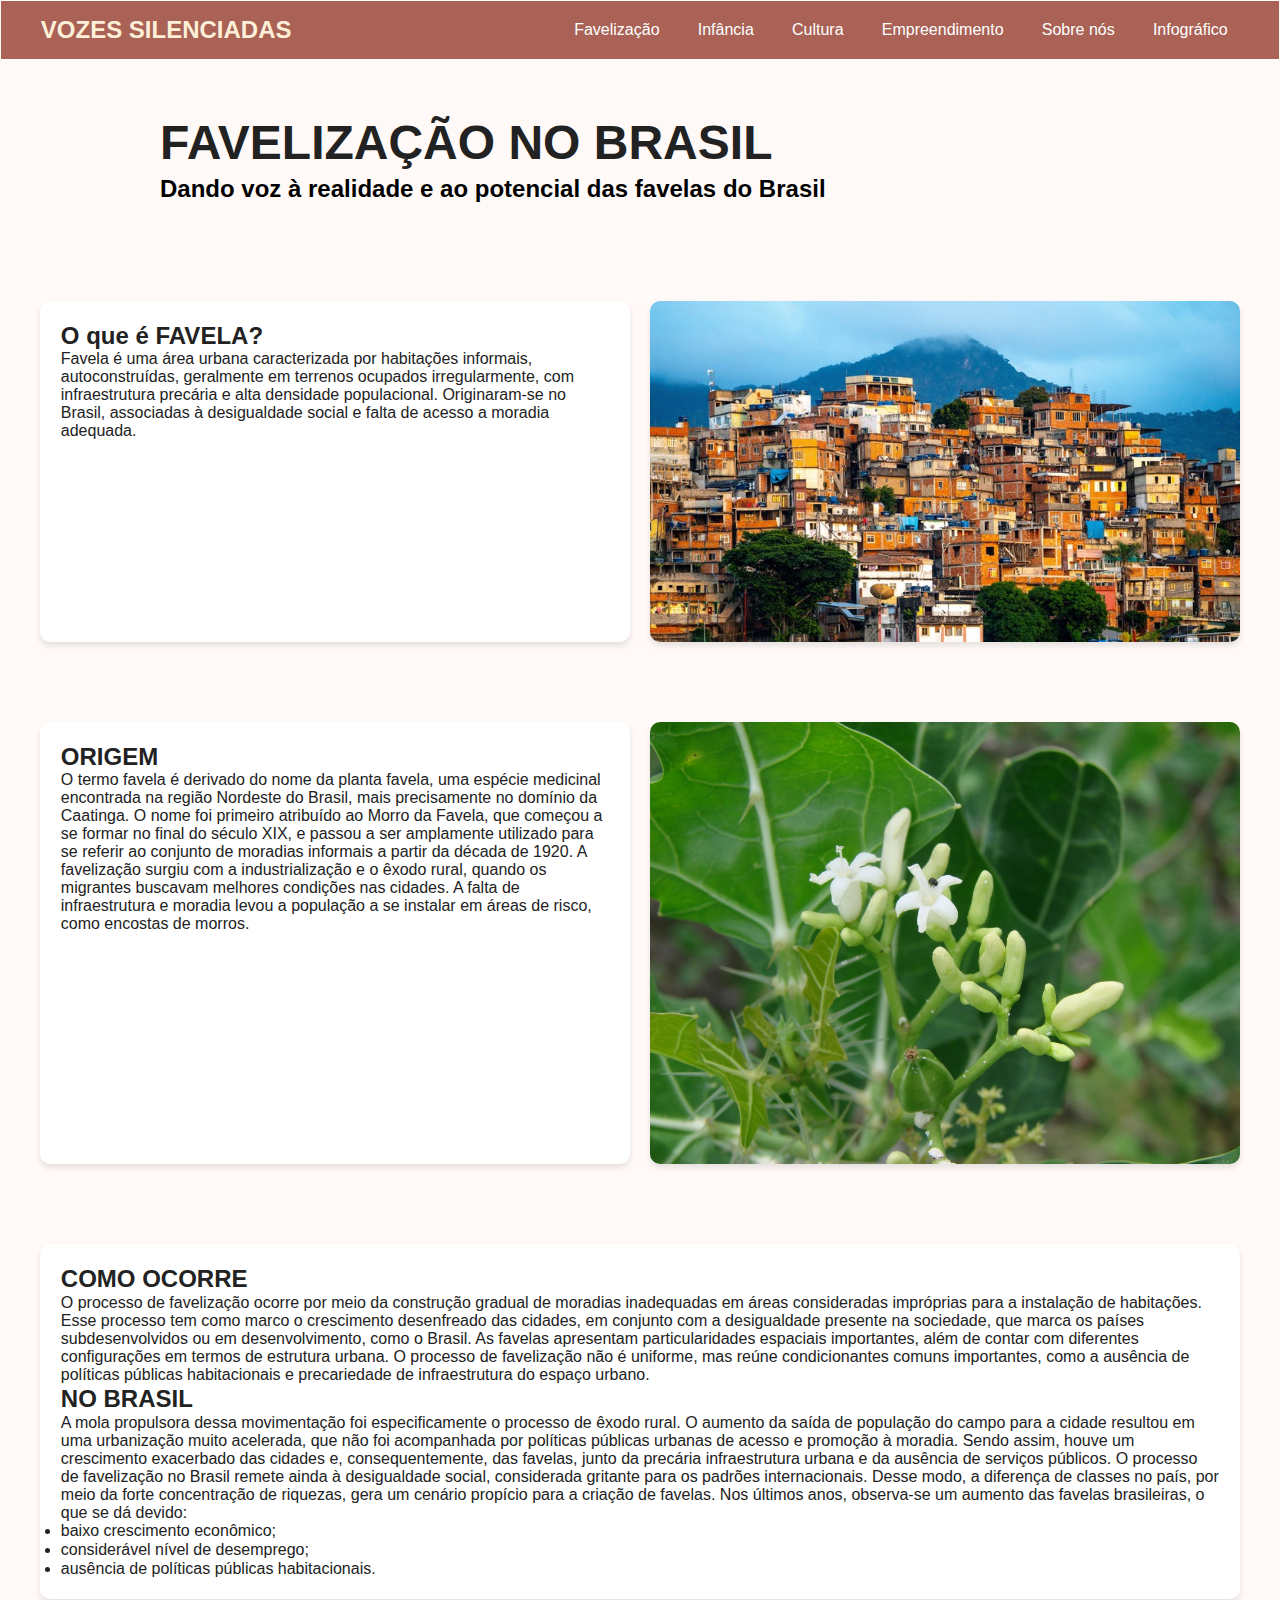
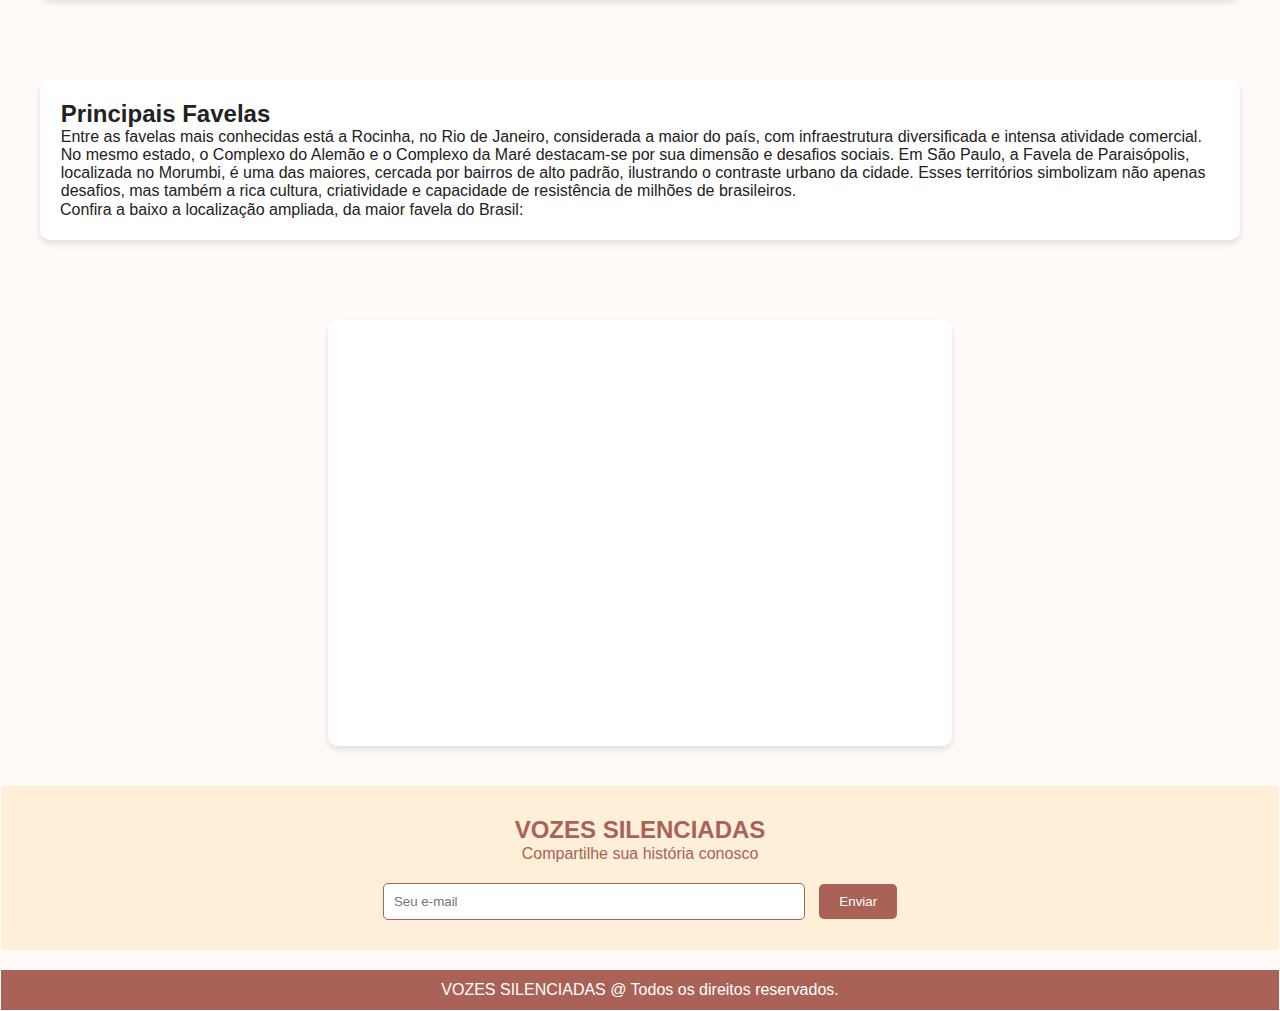
<file: index.html>
<!DOCTYPE html>
<html>
<head>
    <title>Favelização no Brasil</title>
    <meta charset="utf-8">
    <meta name="viewport" content="width=device-width, initial-scale=1, shrink-to-fit=no">
    <link href="https://fonts.googleapis.com/css?family=Nunito:400,400i,700" rel="stylesheet">
    <link rel="stylesheet" type="text/css" href="CSS/favela.css">
</head>

<body>
    <section class="superinfo-bg">
        <section class="superinfo">
            <p></p>
            <p></p>
        </section>
    </section>

    <header class="menu-bg">
        <section class="menu">
            <section class="menu-logo">
                <a href="#">VOZES SILENCIADAS</a>
            </section>
            <nav class="menu-nav a">
                <ul>
                    <li><a href="index.html">Favelização</a></li>
                    <li><a href="infancia.html">Infância</a></li>
                    <li><a href="cultura.html">Cultura</a></li>
                    <li><a href="emprendimento.html">Empreendimento</a></li>
                    <li><a href="sobre.html">Sobre nós</a></li>
                    <li><a href="infografico.html">Infográfico</a></li>

                </ul>
            </nav>
        </section>
    </header>
    
</body>



<h1 class="introducao">
    FAVELIZAÇÃO NO BRASIL <br>
    <span class="subtitulo">Dando voz à realidade e ao potencial das favelas do Brasil</span>
</h1>




<section class="sobre" id="sobre">
    <section class="sobre-info">
        <h2>O que é FAVELA?</h2>
        <p>Favela é uma área urbana caracterizada por habitações informais, autoconstruídas, geralmente em terrenos ocupados irregularmente, com infraestrutura precária e alta densidade populacional. Originaram-se no Brasil, associadas à desigualdade social e falta de acesso a moradia adequada.

        </p>
    </section>
    <section class="sobre-img">
        <img src="img/img2.jpeg" alt="Sobre 1" >
    </section>
</section>




<section class="origem" id="origem">
    <section class="origem-info">
        <h2>ORIGEM</h2>
        <p>O termo favela é derivado do nome da planta favela, uma espécie medicinal encontrada na região Nordeste do Brasil, mais precisamente no domínio da Caatinga.
            O nome foi primeiro atribuído ao Morro da Favela, que começou a se formar no final do século XIX, e passou a ser amplamente utilizado para se referir ao conjunto de moradias informais a partir da década de 1920.
            A favelização surgiu com a industrialização e o êxodo rural, quando os migrantes buscavam melhores condições nas cidades. A falta de infraestrutura e moradia levou a população a se instalar em áreas de risco, como encostas de morros.


        </p>
    </section>
    
    <section class="origem-img">
        <img src="img/planta.jpg" alt="Sobre 1" >
    </section>
    </section>

    <section class="brasil" id="brasil">
        <section class="brasil-info">
            <h2>COMO OCORRE</h2>
            <p>
                O processo de favelização ocorre por meio da construção gradual de moradias inadequadas em áreas consideradas impróprias para a instalação de habitações. Esse processo tem como marco o crescimento desenfreado das cidades, em conjunto com a desigualdade presente na sociedade, que marca os países subdesenvolvidos ou em desenvolvimento, como o Brasil.

                As favelas apresentam particularidades espaciais importantes, além de contar com diferentes configurações em termos de estrutura urbana. O processo de favelização não é uniforme, mas reúne condicionantes comuns importantes, como a ausência de políticas públicas habitacionais e precariedade de infraestrutura do espaço urbano.

        </p>
               <h2>NO BRASIL</h2>
                
                <p>A mola propulsora dessa movimentação foi especificamente o processo de êxodo rural. O aumento da saída de população do campo para a cidade resultou em uma urbanização muito acelerada, que não foi acompanhada por políticas públicas urbanas de acesso e promoção à moradia. Sendo assim, houve um crescimento exacerbado das cidades e, consequentemente, das favelas, junto da precária infraestrutura urbana e da ausência de serviços públicos.
                
                O processo de favelização no Brasil remete ainda à desigualdade social, considerada gritante para os padrões internacionais. Desse modo, a diferença de classes no país, por meio da forte concentração de riquezas, gera um cenário propício para a criação de favelas. Nos últimos anos, observa-se um aumento das favelas brasileiras, o que se dá devido: </p>
                
               <li> baixo crescimento econômico;</li>
                
                <li>considerável nível de desemprego;</li>
                
                <li> ausência de políticas públicas habitacionais.</li>
    
            </p>
        </section>
    </section>

    <section class="origem" id="origem">
        <section class="origem-info">
            <h2>Principais Favelas</h2>
            <p> Entre as favelas mais conhecidas está a Rocinha, no Rio de Janeiro, considerada a maior do país, com infraestrutura diversificada e intensa atividade comercial. No mesmo estado, o Complexo do Alemão e o Complexo da Maré destacam-se por sua dimensão e desafios sociais.

                Em São Paulo, a Favela de Paraisópolis, localizada no Morumbi, é uma das maiores, cercada por bairros de alto padrão, ilustrando o contraste urbano da cidade.
                        
                Esses territórios simbolizam não apenas desafios, mas também a rica cultura, criatividade e capacidade de resistência de milhões de brasileiros.
            </p>Confira a baixo a localização ampliada, da maior favela do Brasil:
            <p>
                
            </p>
        </section>
    </section>
    
    <section class="origem" id="origem">
        
    <section class="mapa-info">
        
     <p>
        <iframe src="https://www.google.com/maps/embed?pb=!1m18!1m12!1m3!1d7345.86032762632!2d-43.248439049999995!3d-22.9895954!2m3!1f0!2f0!3f0!3m2!1i1024!2i768!4f13.1!3m3!1m2!1s0x9bd427adbbdaeb%3A0x4cf95af6dc0096b9!2sRocinha%2C%20Rio%20de%20Janeiro%20-%20RJ!5e0!3m2!1spt-BR!2sbr!4v1733507488004!5m2!1spt-BR!2sbr" width="600" height="450" style="border:0;" allowfullscreen="" loading="lazy" referrerpolicy="no-referrer-when-downgrade"></iframe></a></p>
        <p><iframe src="https://www.google.com/maps/embed?pb=!1m18!1m12!1m3!1d7311.310475162494!2d-46.730883608249954!3d-23.616694365047046!2m3!1f0!2f0!3f0!3m2!1i1024!2i768!4f13.1!3m3!1m2!1s0x94ce56cb18a74cbf%3A0x695ae4254133c58d!2sParais%C3%B3polis%2C%20S%C3%A3o%20Paulo%20-%20SP!5e0!3m2!1spt-BR!2sbr!4v1733509272787!5m2!1spt-BR!2sbr" width="600" height="450" style="border:0;" allowfullscreen="" loading="lazy" referrerpolicy="no-referrer-when-downgrade"></iframe></a></p>
        </section>
    </section>
    



   <section class="newsletter">
    <section class="newsletter-info">
      <h2>VOZES SILENCIADAS</h2>
      <p>Compartilhe sua história conosco </p>
    </section>
    <form class="newsletter-form">
      <input type="text" placeholder="Seu e-mail">
      <button type="submit">Enviar</button>
    </form>
  </section>


  <footer class="footer">
    <p>VOZES SILENCIADAS @ Todos os direitos reservados.</p>
  </footer>
</body>
</html>
</file>
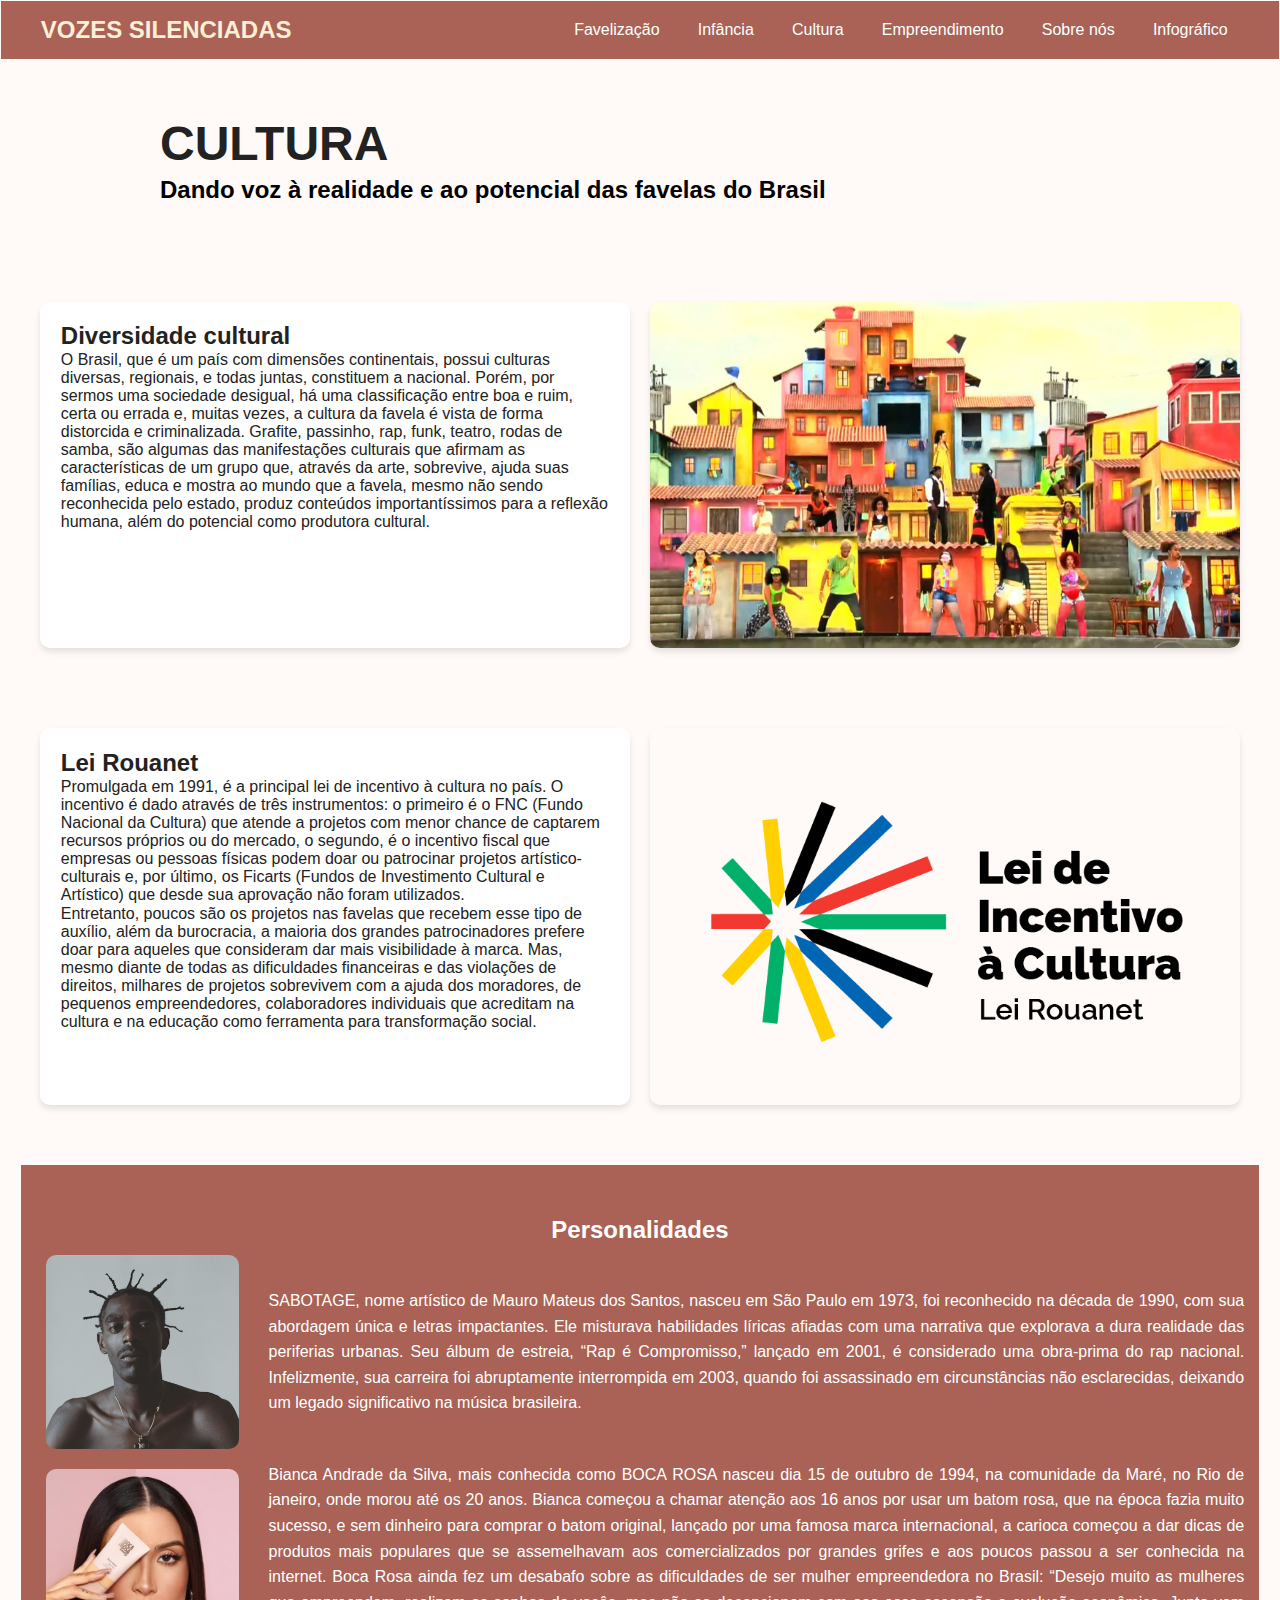
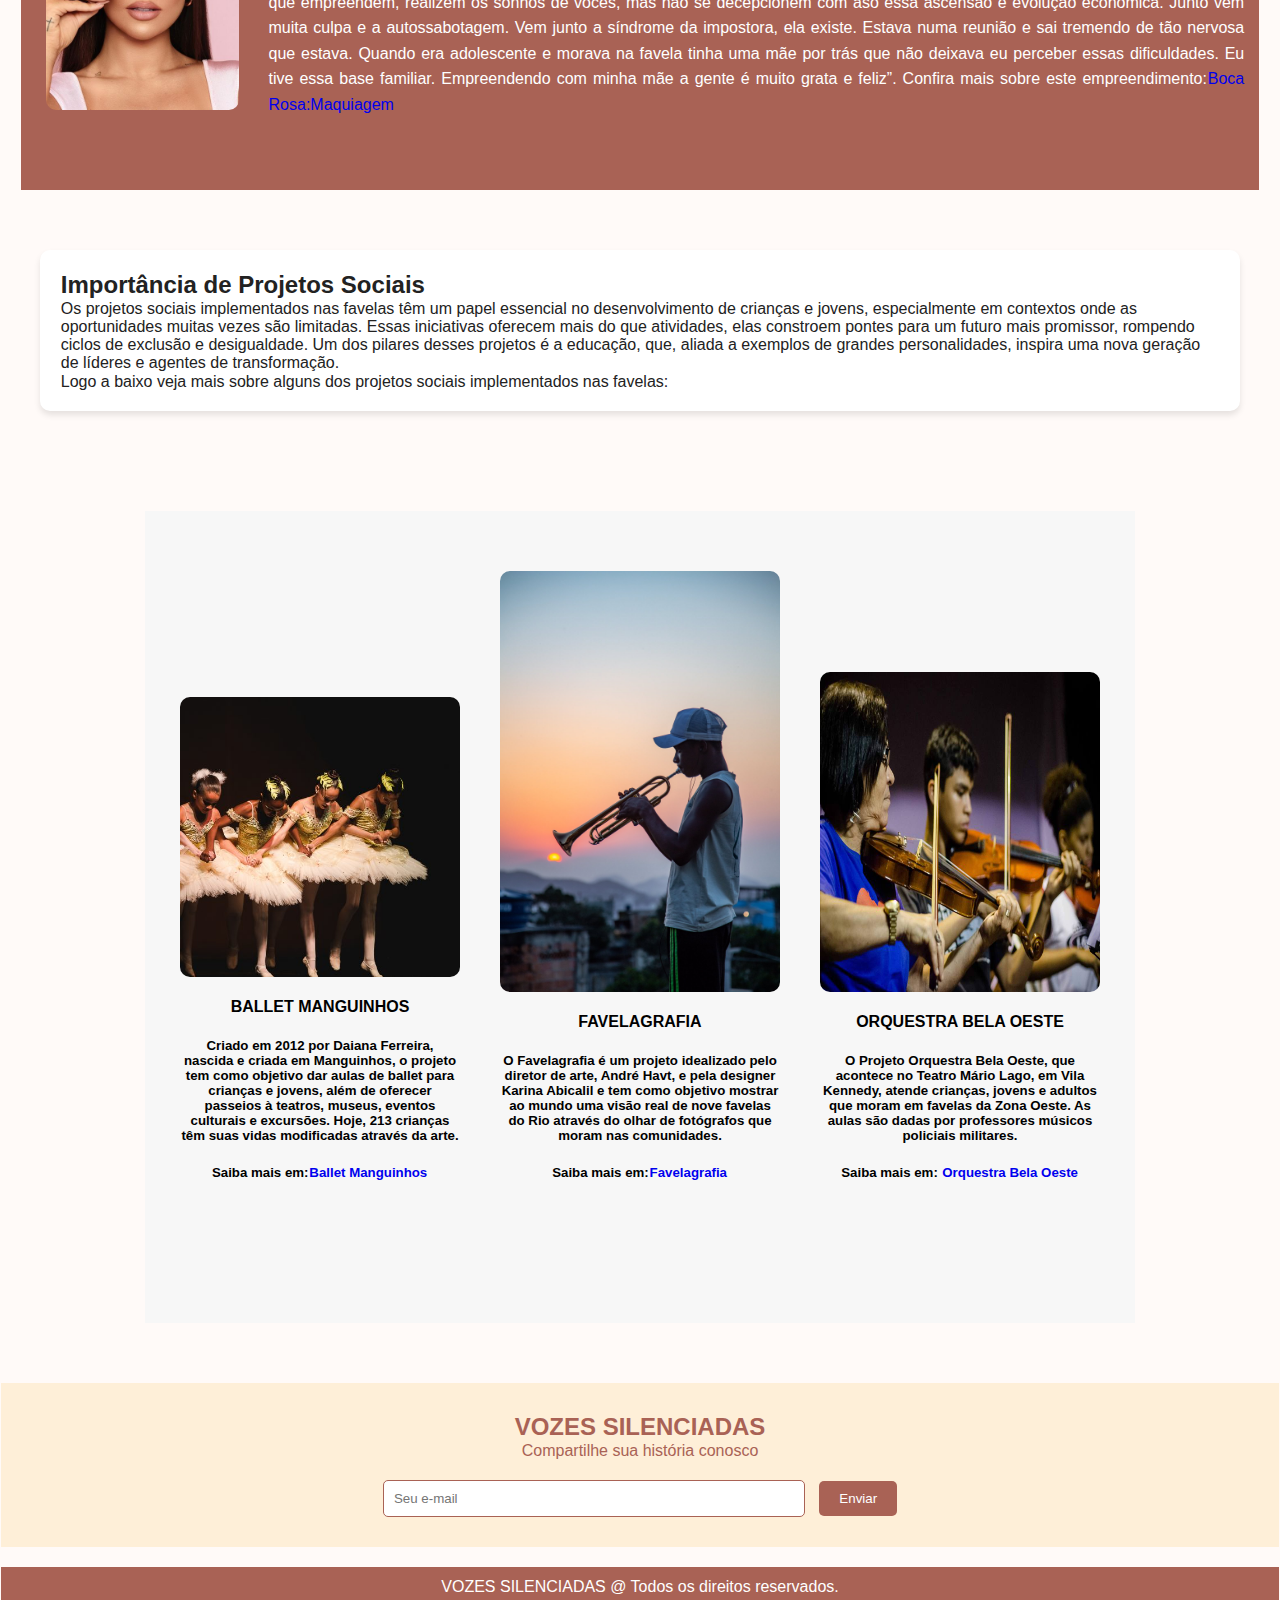
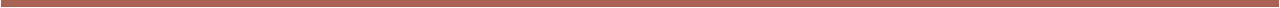
<file: cultura.html>
<!DOCTYPE html>
<html>
<head>
    <title>Favelização no Brasil</title>
    <meta charset="utf-8">
    <meta name="viewport" content="width=device-width, initial-scale=1, shrink-to-fit=no">
    <link href="https://fonts.googleapis.com/css?family=Nunito:400,400i,700" rel="stylesheet">
    <link rel="stylesheet" type="text/css" href="CSS/favela.css">
</head>

<body>
    <section class="superinfo-bg">
        <section class="superinfo">
            <p></p>
            <p></p>
        </section>
    </section>

    <header class="menu-bg">
        <section class="menu">
            <section class="menu-logo">
                <a href="#">VOZES SILENCIADAS</a>
            </section>
            <nav class="menu-nav a">
                <ul>
                    <li><a href="index.html">Favelização</a></li>
                    <li><a href="infancia.html">Infância</a></li>
                    <li><a href="cultura.html">Cultura</a></li>
                    <li><a href="emprendimento.html">Empreendimento</a></li>
                    <li><a href="sobre.html">Sobre nós</a></li>
                    <li><a href="infografico.html">Infográfico</a></li>

                </ul>
            </nav>
        </section>
    </header>
    <section class="superinfo-bg">
        <section class="superinfo">
            <p></p>
            <p></p>
        </section>
    </section>
</body>



<h1 class="introducao">
    CULTURA<br>
    <span class="subtitulo">Dando voz à realidade e ao potencial das favelas do Brasil</span>
</h1>




<section class="sobre" id="sobre">
    <section class="sobre-info">
        <h2>Diversidade cultural</h2>
        <p>O Brasil, que é um país com dimensões continentais, possui culturas diversas, regionais, e todas juntas, constituem a nacional. Porém, por sermos uma sociedade desigual, há uma classificação entre boa e ruim, certa ou errada e, muitas vezes, a cultura da favela é vista de forma distorcida e criminalizada.
            Grafite, passinho, rap, funk, teatro, rodas de samba, são algumas das manifestações culturais que afirmam as características de um grupo que, através da arte, sobrevive, ajuda suas famílias, educa e mostra ao mundo que a favela, mesmo não sendo reconhecida pelo estado, produz conteúdos importantíssimos para a reflexão humana, além do potencial como produtora cultural. </p>
    </section>
    <section class="sobre-img">
        <img src="img/diversidade.webp" alt="Sobre 1" >
    </section>
</section>




<section class="origem" id="origem">
    <section class="origem-info">
        <h2>Lei Rouanet</h2>
        <p>Promulgada em 1991, é a principal lei de incentivo à cultura no país. O incentivo é dado através de três instrumentos: o primeiro é o FNC (Fundo Nacional da Cultura) que atende a projetos com menor chance de captarem recursos próprios ou do mercado, o segundo, é o incentivo fiscal que empresas ou pessoas físicas podem doar ou patrocinar projetos artístico-culturais e, por último, os Ficarts (Fundos de Investimento Cultural e Artístico) que desde sua aprovação não foram utilizados.</p>
          <p>  Entretanto, poucos são os projetos nas favelas que recebem esse tipo de auxílio, além da burocracia, a maioria dos grandes patrocinadores prefere doar para aqueles que consideram dar mais visibilidade à marca. Mas, mesmo diante de todas as dificuldades financeiras e das violações de direitos, milhares de projetos sobrevivem com a ajuda dos moradores, de pequenos empreendedores, colaboradores individuais que acreditam na cultura e na educação como ferramenta para transformação social.
        </p>
    </section>
    
    <section class="origem-img">
        <img src="img/lei.png" alt="Sobre 1" >
    </section>
    </section>

    <section class="personalidades" id="personalidades">
        <section class="personalidades-info">
            <h2>Personalidades</h2>

            <section class="personalidades-container">
                <picture class="produtos-item purple">
                    <img src="img/SB1.jpg" alt="Produtos 1">
                    </picture>
                        <p>
                            
                      SABOTAGE, nome artístico de Mauro Mateus dos Santos, nasceu em São Paulo em 1973, foi reconhecido na década de 1990, com sua abordagem única e letras impactantes. Ele misturava habilidades líricas afiadas com uma narrativa que explorava a dura realidade das periferias urbanas. Seu álbum de estreia, “Rap é Compromisso,” lançado em 2001, é considerado uma obra-prima do rap nacional. Infelizmente, sua carreira foi abruptamente interrompida em 2003, quando foi assassinado em circunstâncias não esclarecidas, deixando um legado significativo na música brasileira.
                        </p>
                    
                </section>
                
            <section class="personalidades-container">
                <picture class="produtos-item purple">
                    <img src="img/BR2.jpg" alt="Produtos 1">
                    </picture>
                        <p>
                            Bianca Andrade da Silva, mais conhecida como BOCA ROSA nasceu dia 15 de outubro de 1994, na comunidade da Maré, no Rio de janeiro, onde morou até os 20 anos. Bianca começou a chamar atenção aos 16 anos por usar um batom rosa, que na época fazia muito sucesso, e sem dinheiro para comprar o batom original, lançado por uma famosa marca internacional, a carioca começou a dar dicas de produtos mais populares que se assemelhavam aos comercializados por grandes grifes e aos poucos passou a ser conhecida na internet. 
                            
                            Boca Rosa ainda fez um desabafo sobre as dificuldades de ser mulher empreendedora no Brasil:
                            “Desejo muito as mulheres que empreendem, realizem os sonhos de vocês, mas não se decepcionem com aso essa ascensão e evolução econômica. Junto vem muita culpa e a autossabotagem. Vem junto a síndrome da impostora, ela existe. Estava numa reunião e sai tremendo de tão nervosa que estava. Quando era adolescente e morava na favela tinha uma mãe por trás que não deixava eu perceber essas dificuldades. Eu tive essa base familiar. Empreendendo com minha mãe a gente é muito grata e feliz”.
                                            
                        Confira mais sobre este empreendimento:<a href="https://bocarosa.com.br/" o endereço da Web aqui”>Boca Rosa:Maquiagem</a></p>
                </section>
        </section>

    </section>
    

    
<section class="origem" id="origem">
    <section class="origem-info">
        <h2>Importância de Projetos Sociais</h2>
        <p>
            Os projetos sociais implementados nas favelas têm um papel essencial no desenvolvimento de crianças e jovens, especialmente em contextos onde as oportunidades muitas vezes são limitadas. Essas iniciativas oferecem mais do que atividades, elas constroem pontes para um futuro mais promissor, rompendo ciclos de exclusão e desigualdade. Um dos pilares desses projetos é a educação, que, aliada a exemplos de grandes personalidades, inspira uma nova geração de líderes e agentes de transformação.</p>
    <p>Logo a baixo veja mais sobre alguns  dos projetos sociais implementados nas favelas:</p>
        </section>
    
    
    </section>



 
<section class="produtos" id="produtos">
    
    <section class="produtos-container">
        <picture class="produtos-item purple">
            <img src="img/ballet.jpg" alt="Produtos 1">
            <h4>BALLET MANGUINHOS</h4>
            <h5> Criado em 2012 por Daiana Ferreira, nascida e criada em Manguinhos, o projeto tem como objetivo dar aulas de ballet para crianças e jovens, além de oferecer passeios à teatros, museus, eventos culturais e excursões. Hoje, 213 crianças têm suas vidas modificadas através da arte.</h5>
       <h5>Saiba mais em:<a href="http://www.balletmanguinhos.com.br/" o endereço da Web aqui”>Ballet Manguinhos</a></p></h5>
        </picture>
        <picture class="produtos-item blue">
            <img src="img/favelagrafia.jpg" alt="Produtos 3" width="300" >
            <h4>FAVELAGRAFIA </h4>
            <h5>
              O Favelagrafia é um projeto idealizado pelo diretor de arte, André Havt, e pela designer Karina Abicalil e tem como objetivo mostrar ao mundo uma visão real de nove favelas do Rio através do olhar de fotógrafos que moram nas comunidades.</h5>
              <h5>Saiba mais em:<a href="https://www.favelagrafia.com.br/2019/" o endereço da Web aqui”>Favelagrafia</a></p></h5>
            </picture>
        <picture class="produtos-item pink">
            <img src="img/orquestra.jpg" alt="Produtos 2" height="320">
            <h4>ORQUESTRA BELA OESTE </h4>
            <h5> O Projeto Orquestra Bela Oeste, que acontece no Teatro Mário Lago, em Vila Kennedy, atende crianças, jovens e adultos que moram em favelas da Zona Oeste. As aulas são dadas por professores músicos policiais militares.</h5>
            <h5>Saiba mais em:<a href="https://www.iluminazonaoeste.org.br/apresentacoes/orquestra-bela-oeste" o endereço da Web aqui”> Orquestra Bela Oeste</a></p></h5>
        </picture>
       
    </section>
</section>




   <section class="newsletter">
    <section class="newsletter-info">
      <h2>VOZES SILENCIADAS</h2>
      <p>Compartilhe sua história conosco </p>
    </section>
    <form class="newsletter-form">
      <input type="text" placeholder="Seu e-mail">
      <button type="submit">Enviar</button>
    </form>
  </section>
</section>
  <footer class="footer">
    <p>VOZES SILENCIADAS @ Todos os direitos reservados.</p>
  </footer>
</body>
</html>
</file>
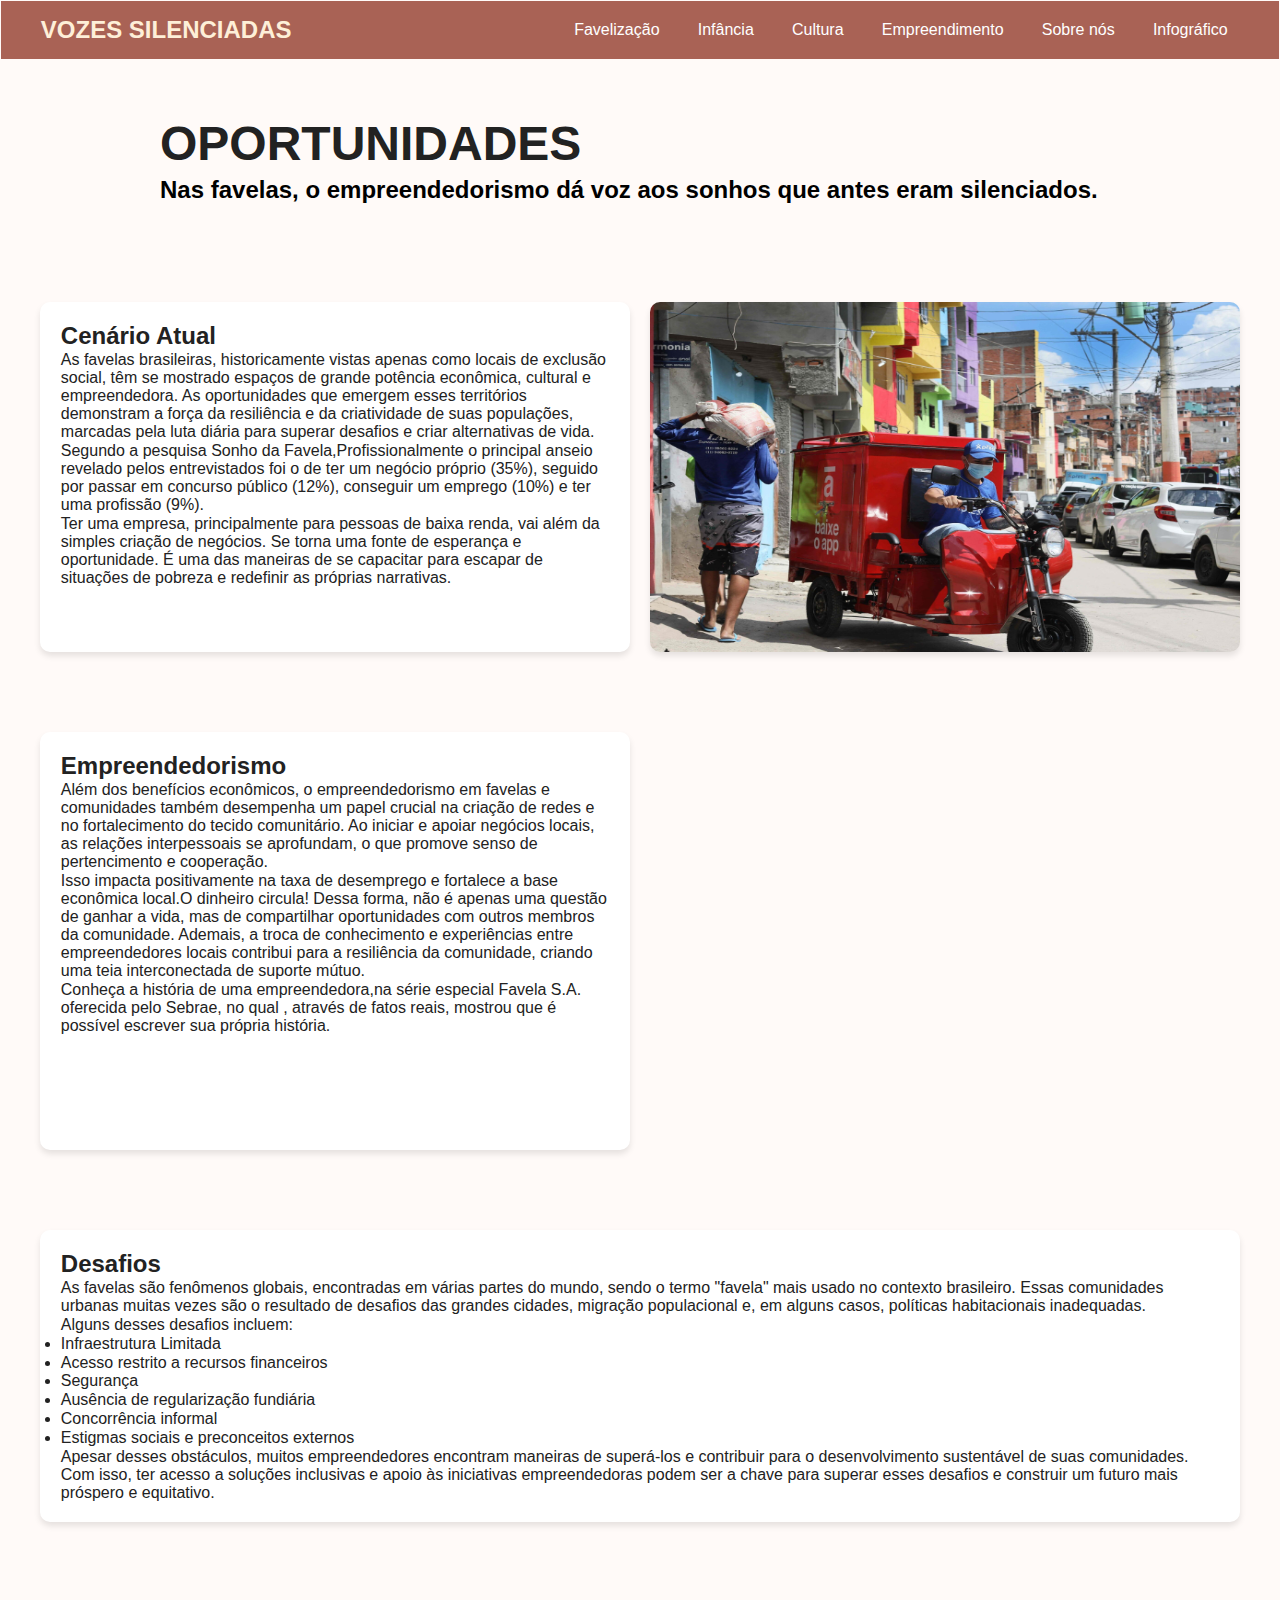
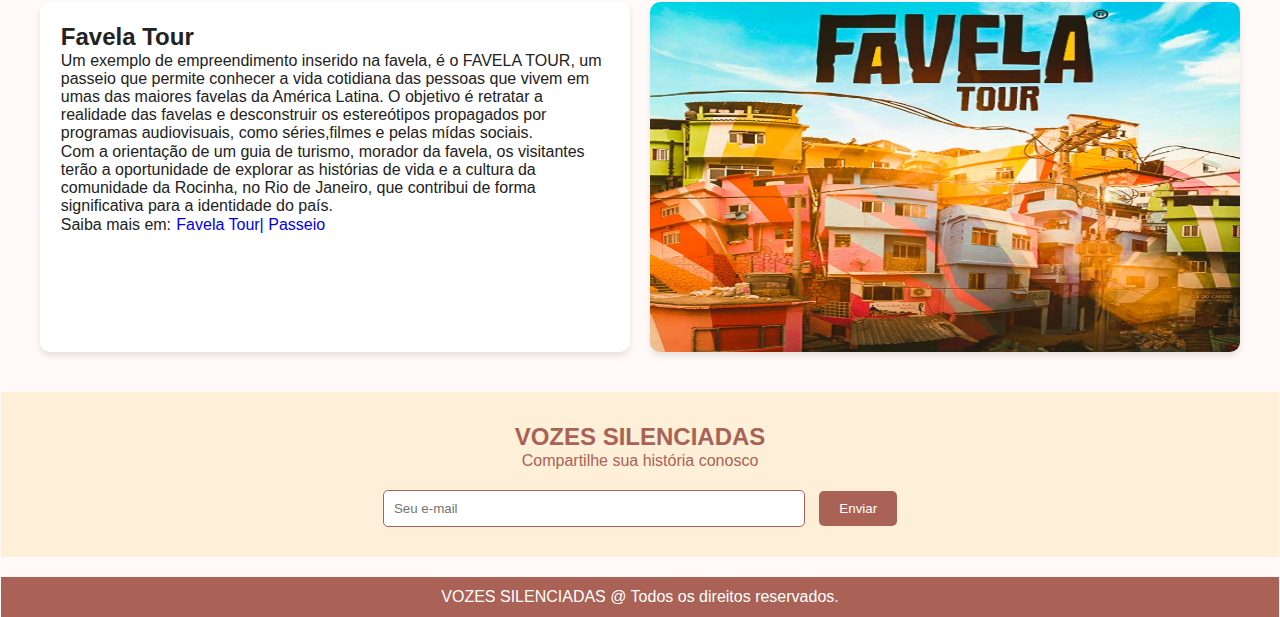
<file: emprendimento.html>
<!DOCTYPE html>
<html>
<head>
    <title>Favelização no Brasil</title>
    <meta charset="utf-8">
    <meta name="viewport" content="width=device-width, initial-scale=1, shrink-to-fit=no">
    <link href="https://fonts.googleapis.com/css?family=Nunito:400,400i,700" rel="stylesheet">
    <link rel="stylesheet" type="text/css" href="CSS/favela.css">
</head>

<body>
    <section class="superinfo-bg">
        <section class="superinfo">
            <p></p>
            <p></p>
        </section>
    </section>

    <header class="menu-bg">
        <section class="menu">
            <section class="menu-logo">
                <a href="#">VOZES SILENCIADAS</a>
            </section>
            <nav class="menu-nav a">
                <ul>
                    <li><a href="index.html">Favelização</a></li>
                    <li><a href="infancia.html">Infância</a></li>
                    <li><a href="cultura.html">Cultura</a></li>
                    <li><a href="emprendimento.html">Empreendimento</a></li>
                    <li><a href="sobre.html">Sobre nós</a></li>
                    <li><a href="infografico.html">Infográfico</a></li>

                </ul>
            </nav>
        </section>
    </header>
</body>
<section class="superinfo-bg">
    <section class="superinfo">
        <p></p>
        <p></p>
    </section>
</section>

<h1 class="introducao">
    OPORTUNIDADES<br>
    <span class="subtitulo">Nas favelas, o empreendedorismo dá voz aos sonhos que antes eram silenciados. </span>
</h1>




<section class="sobre" id="sobre">
    <section class="sobre-info">
        <h2>Cenário Atual</h2>
         <p> As favelas brasileiras, historicamente vistas apenas como locais de exclusão social, têm se mostrado espaços de grande potência econômica, cultural e empreendedora. As oportunidades que emergem esses territórios demonstram a força da resiliência e da criatividade de suas populações, marcadas pela luta diária para superar desafios e criar alternativas de vida.</p>
        <p> Segundo a pesquisa Sonho da Favela,Profissionalmente o principal anseio revelado pelos entrevistados foi o de ter um negócio próprio (35%), seguido por passar em concurso público (12%), conseguir um emprego (10%) e ter uma profissão (9%).</p>
        <p> Ter uma empresa, principalmente para pessoas de baixa renda, vai além da simples criação de negócios. Se torna uma fonte de esperança e oportunidade. É uma das maneiras de se capacitar para escapar de situações de pobreza e redefinir as próprias narrativas.</p>
    </section>
    <section class="sobre-img">
        <img src="img/emprende1.jpg" alt="Sobre 1"  height="350" width="350">
    </section>
</section>




<section class="origem" id="origem">
    <section class="origem-info">
        <h2>Empreendedorismo</h2>
      <p>Além dos benefícios econômicos, o empreendedorismo em favelas e comunidades também desempenha um papel crucial na criação de redes e no fortalecimento do tecido comunitário. Ao iniciar e apoiar negócios locais, as relações interpessoais se aprofundam, o que promove senso de pertencimento e cooperação.
        </p> 
        <p> Isso impacta positivamente na taxa de desemprego e fortalece a base econômica local.O dinheiro circula! Dessa forma, não é apenas uma questão de ganhar a vida, mas de compartilhar oportunidades com outros membros da comunidade.
        Ademais, a troca de conhecimento e experiências entre empreendedores locais contribui para a resiliência da comunidade, criando uma teia interconectada de suporte mútuo.</p>
        <p> Conheça a história de uma empreendedora,na série especial Favela S.A. oferecida pelo Sebrae, no qual , através de fatos reais, mostrou que é possível escrever sua própria história.</p>
    </section>


    <section class="video" id="video">
     <iframe  width="786" height="398" src="https://www.youtube.com/embed/yztF02ULDxQ" title="Favela S.A.: Organização ajuda negócios nas periferias da Grande BH e oferece cursos de gestão" frameborder="0" allow="accelerometer; autoplay; clipboard-write; encrypted-media; gyroscope; picture-in-picture; web-share" referrerpolicy="strict-origin-when-cross-origin" allowfullscreen> </iframe>
    </section>
</section>
 

    <section class="brasil" id="brasil">
        <section class="brasil-info">
            <h2>Desafios</h2>
            <p>
                As favelas são fenômenos globais, encontradas em várias partes do mundo, sendo o termo "favela" mais usado no contexto brasileiro. Essas comunidades urbanas muitas vezes são o resultado de desafios das grandes cidades, migração populacional e, em alguns casos, políticas habitacionais inadequadas.
              </p>
              <p>
              <p> Alguns desses desafios incluem:  </p>   

                <li>Infraestrutura Limitada </li>    
               <li> Acesso restrito a recursos financeiros</li>  
               <li> Segurança  </li>   
                <li>Ausência de regularização fundiária</li> 
                <li>Concorrência informal </li>   
                <li>Estigmas sociais e preconceitos externos</li>
            </p>
                <p> Apesar desses obstáculos, muitos empreendedores encontram maneiras de superá-los e contribuir para o desenvolvimento sustentável de suas comunidades. Com isso, ter acesso a soluções inclusivas e apoio às iniciativas empreendedoras podem ser a chave para superar esses desafios e construir um futuro mais próspero e equitativo.</p>
            </section>
        </section>

        <section class="brasil" id="brasil">
            <section class="brasil-info"> 
                <h2>Favela Tour</h2>
                
                <p> Um exemplo de empreendimento inserido na favela, é o FAVELA TOUR, um passeio que permite conhecer a vida cotidiana das pessoas que vivem em umas das maiores favelas da América Latina. O objetivo é retratar a realidade das favelas e desconstruir os estereótipos propagados por programas audiovisuais, como séries,filmes e pelas mídas sociais.</p>
                <p> Com a orientação de um guia de turismo, morador da favela, os visitantes terão a oportunidade de explorar as histórias de vida e a cultura da comunidade da Rocinha, no Rio de Janeiro, que contribui de forma significativa para a identidade do país.</p>
                <p>Saiba mais em: <a href="https://www.rio40.com.br/favela-tour-1?srsltid=AfmBOorL8V4XxzlhvWdbrXP8VBAk1QFg2W2MJxgIfki4rzfyHCgiQfU" o endereço da Web aqui”>Favela Tour| Passeio</a></p>
             </p>
            </section>
            <section class="sobre-img">
                <img src="img/favelatour.jpg" alt="Sobre 1"  height="350" width="350">
            </section>
    </section>








   <section class="newsletter">
    <section class="newsletter-info">
      <h2>VOZES SILENCIADAS</h2>
      <p>Compartilhe sua história conosco </p>
    </section>
    <form class="newsletter-form">
      <input type="text" placeholder="Seu e-mail">
      <button type="submit">Enviar</button>
    </form>
  </section>

  <footer class="footer">
    <p>VOZES SILENCIADAS @ Todos os direitos reservados.</p>
  </footer>
</body>
</html>
</file>
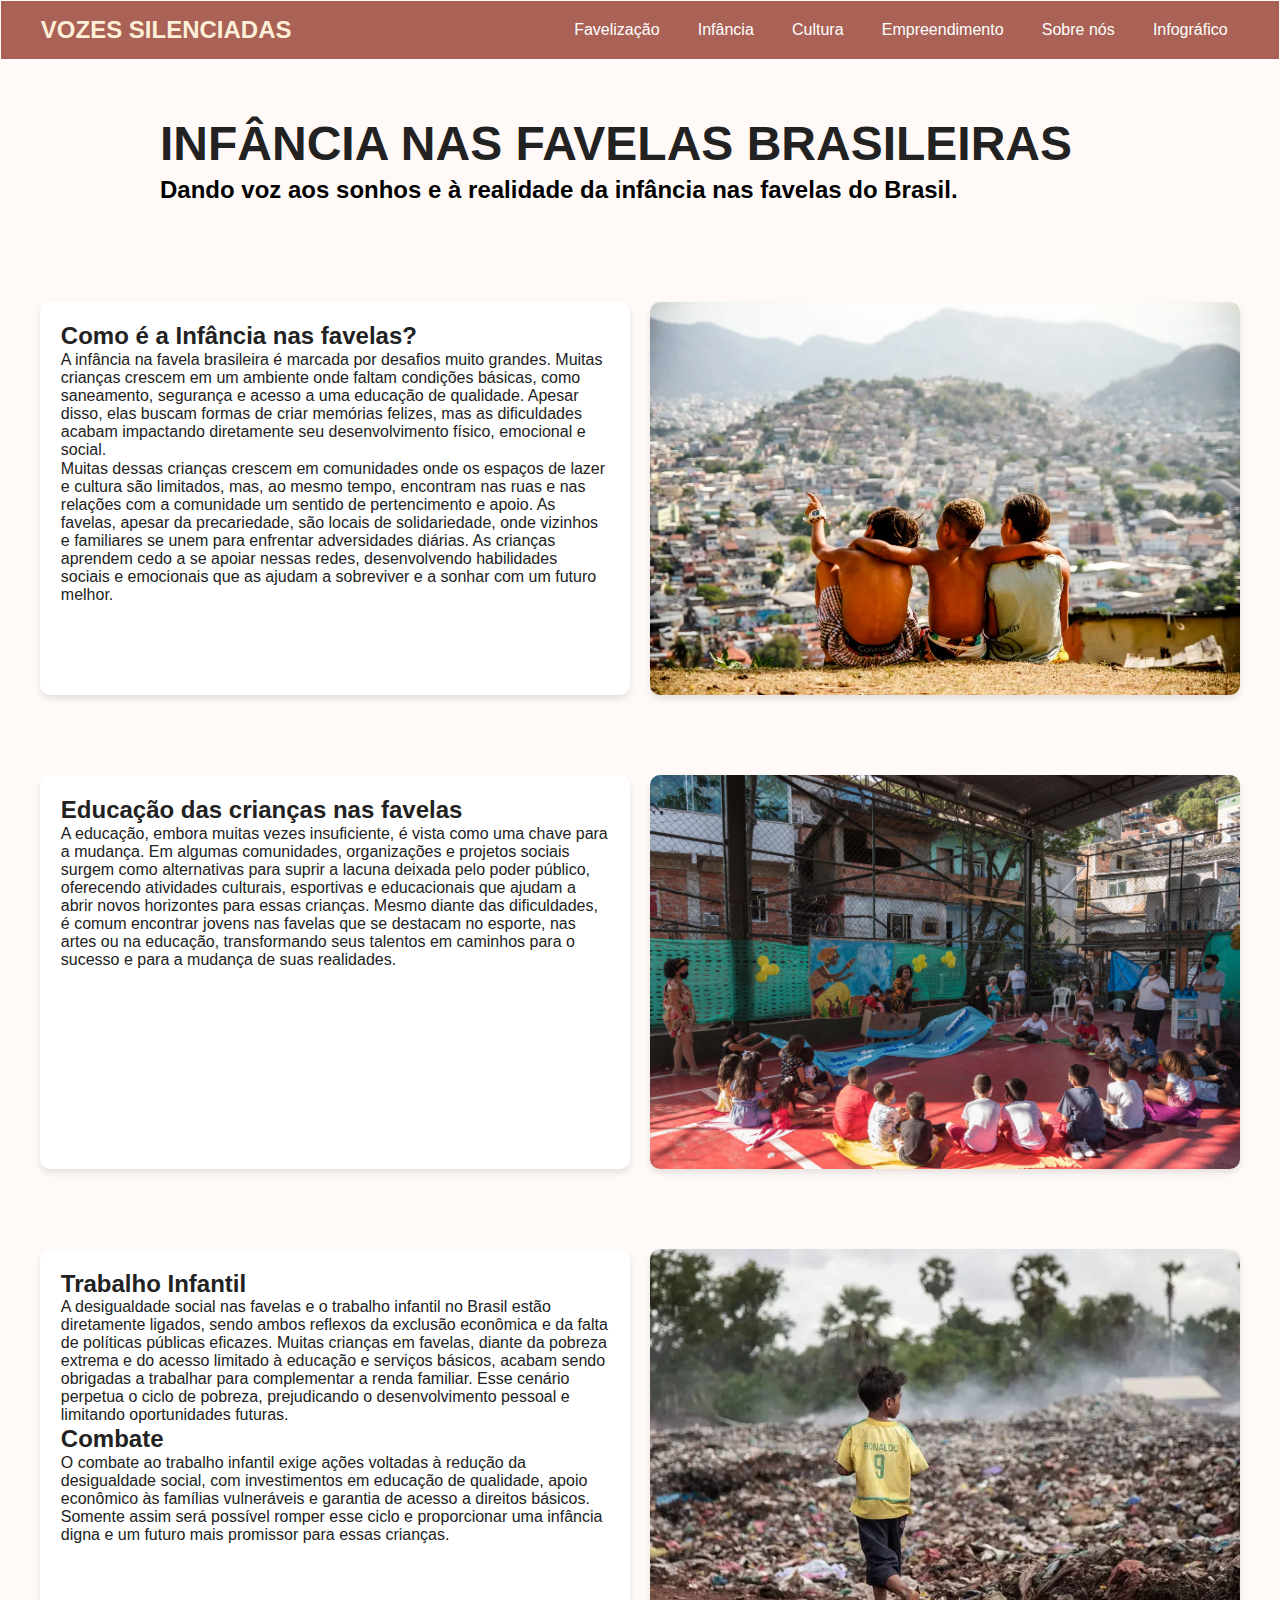
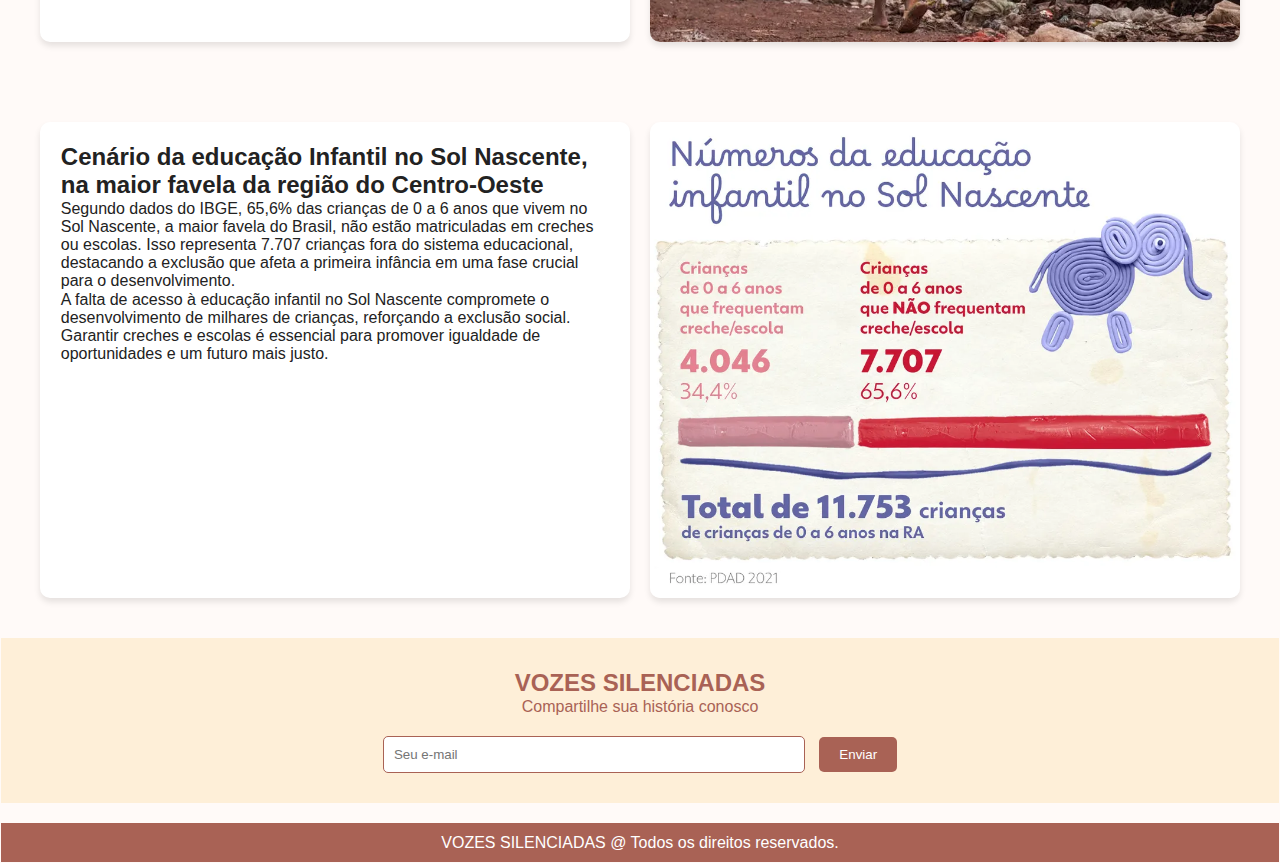
<file: infancia.html>
<!DOCTYPE html>
<html>
<head>
    <title>Favelização no Brasil</title>
    <meta charset="utf-8">
    <meta name="viewport" content="width=device-width, initial-scale=1, shrink-to-fit=no">
    <link href="https://fonts.googleapis.com/css?family=Nunito:400,400i,700" rel="stylesheet">
    <link rel="stylesheet" type="text/css" href="CSS/favela.css">
</head>

<body>
    <section class="superinfo-bg">
        <section class="superinfo">
            <p></p>
            <p></p>
        </section>
    </section>

    <header class="menu-bg">
        <section class="menu">
            <section class="menu-logo">
                <a href="#">VOZES SILENCIADAS</a>
            </section>
            <nav class="menu-nav a">
                <ul>
                    <li><a href="index.html">Favelização</a></li>
                    <li><a href="infancia.html">Infância</a></li>
                    <li><a href="cultura.html">Cultura</a></li>
                    <li><a href="emprendimento.html">Empreendimento</a></li>
                    <li><a href="sobre.html">Sobre nós</a></li>
                    <li><a href="infografico.html">Infográfico</a></li>
                </ul>
            </nav>
        </section>
    </header>
    <section class="superinfo-bg">
        <section class="superinfo">
            <p></p>
            <p></p>
        </section>
    </section>
</body>

<h1 class="introducao">
    INFÂNCIA NAS FAVELAS BRASILEIRAS <br>
    <span class="subtitulo">Dando voz aos sonhos e à realidade da infância nas favelas do Brasil.</span>
</h1>




<section class="infancia" id="infancia">
    <section class="infancia-info">
        <h2>Como é a Infância nas favelas?</h2>
        <p>A infância na favela brasileira é marcada por desafios muito grandes. Muitas crianças crescem em um ambiente onde faltam condições básicas, como saneamento, segurança e acesso a uma educação de qualidade. Apesar disso, 
            elas buscam formas de criar memórias felizes, mas as dificuldades acabam impactando diretamente seu desenvolvimento físico, emocional e social.
        </p>
        <p>   Muitas dessas crianças crescem em comunidades onde os espaços de lazer e cultura são limitados, mas, ao mesmo tempo, encontram nas ruas e nas relações com a 
            comunidade um sentido de pertencimento e apoio. As favelas, apesar da precariedade, são locais de solidariedade, onde vizinhos e familiares se unem para enfrentar
             adversidades diárias. As crianças aprendem cedo a se apoiar nessas redes, desenvolvendo habilidades sociais e emocionais que as 
             ajudam a sobreviver e a sonhar com um futuro melhor.</p>
    </section>
    <section class="infancia-img">
        <img src="img/img4.webp" alt="Sobre 1" >
    </section>
</section>




<section class="edu" id="edu">
    <section class="edu-info">
        <h2>Educação das crianças nas favelas</h2>
        <p>A educação, embora muitas vezes insuficiente, é vista como uma chave para a mudança. Em algumas comunidades, organizações e projetos sociais surgem como
             alternativas para suprir a lacuna deixada pelo poder público, oferecendo atividades culturais, esportivas e educacionais que ajudam a abrir novos horizontes
              para essas crianças. Mesmo diante das dificuldades, é comum encontrar jovens 
            nas favelas que se destacam no esporte, nas artes ou na educação, transformando seus talentos em caminhos para o sucesso e para a mudança de suas realidades.

        </p>
    </section>
    
    <section class="edu-img">
        <img src="img/img5.jpg" alt="Sobre 1" >
    </section>
    </section>

    <section class="trabalho" id="trabalho">
        <section class="trabalho-info">
            <h2>Trabalho Infantil</h2>
            <p>
                A desigualdade social nas favelas e o trabalho infantil no Brasil estão diretamente ligados, sendo ambos reflexos da exclusão econômica e da falta de políticas públicas eficazes. Muitas crianças em favelas, diante da pobreza extrema e do acesso limitado à educação e serviços básicos, acabam sendo obrigadas a trabalhar para complementar a renda familiar. Esse cenário perpetua o ciclo de pobreza, prejudicando o desenvolvimento pessoal e limitando oportunidades futuras.
           </p>
               <h2>Combate</h2>
                
                <p>O combate ao trabalho infantil exige ações voltadas à redução da desigualdade social, com investimentos em educação de qualidade, apoio econômico às famílias vulneráveis e garantia de 
                    acesso a direitos básicos. Somente assim será possível romper esse ciclo e proporcionar uma infância digna e um futuro mais promissor para essas crianças. </p>
    
            </p>
        </section>
    

    <section class="trabalho-img">
        <img src="img/img6.webp" alt="Sobre 1" >
    </section>
    </section>
    

    <section class="grafico" id="grafico">
        <section class="grafico-info">
            <h2>Cenário da educação Infantil no Sol Nascente, na maior favela da região do Centro-Oeste</h2>
            <p>
                Segundo dados do IBGE, 65,6% das crianças de 0 a 6 anos que vivem no Sol Nascente, a maior favela do Brasil, não estão matriculadas em creches ou escolas. Isso representa 7.707 
                crianças fora do sistema educacional, destacando a exclusão que afeta a primeira infância em uma fase crucial para o desenvolvimento.
            </p>
            
            <P> 
                A falta de acesso à educação infantil no Sol Nascente compromete o desenvolvimento de milhares de crianças, reforçando a exclusão social. Garantir creches e escolas é essencial 
                para promover igualdade de oportunidades e um futuro mais justo.</P>
</section>
           <section class="grafico-img">
            <img src="img/infografico2.webp" alt="Sobre 1" >
        </section>
        </section>


   <section class="newsletter">
    <section class="newsletter-info">
      <h2>VOZES SILENCIADAS</h2>
      <p>Compartilhe sua história conosco </p>
    </section>
    <form class="newsletter-form">
      <input type="text" placeholder="Seu e-mail">
      <button type="submit">Enviar</button>
    </form>
  </section>
</section>
  <footer class="footer">
    <p>VOZES SILENCIADAS @ Todos os direitos reservados.</p>
  </footer>
</body>
</html>
</file>
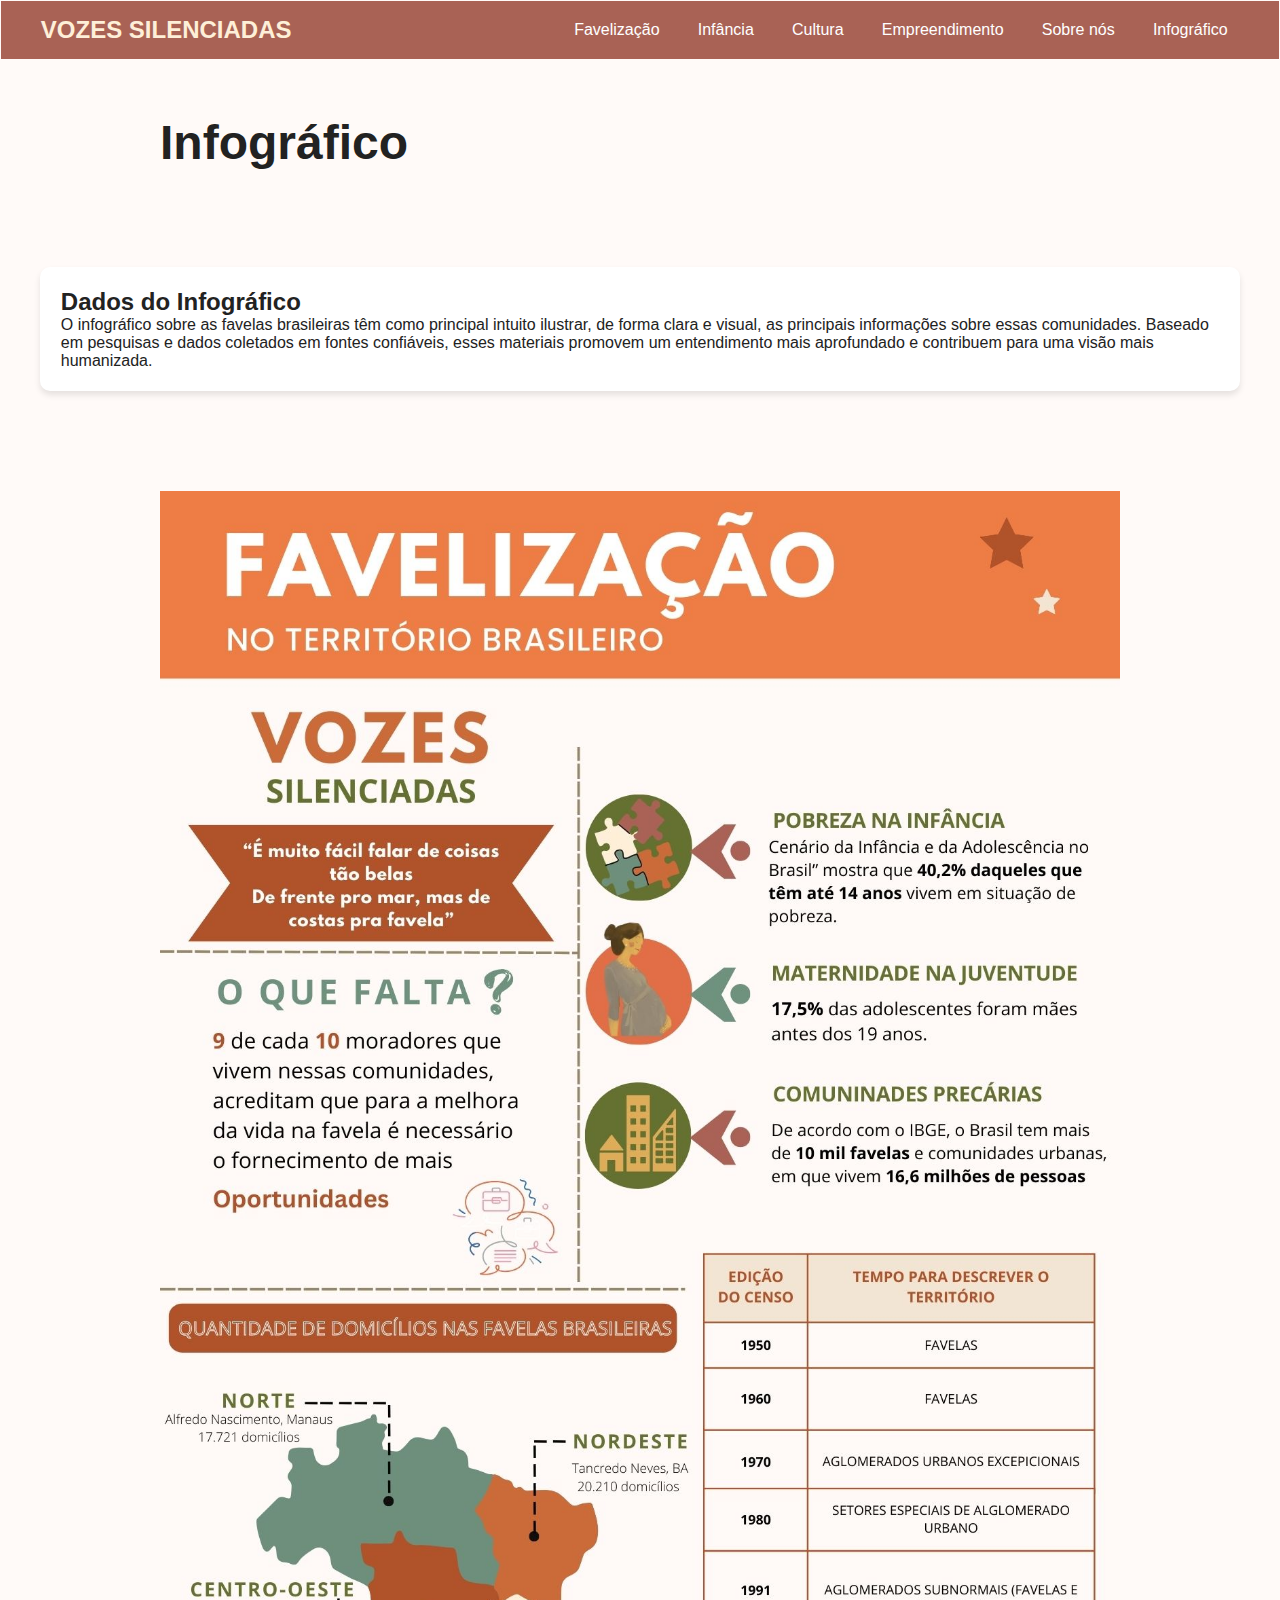
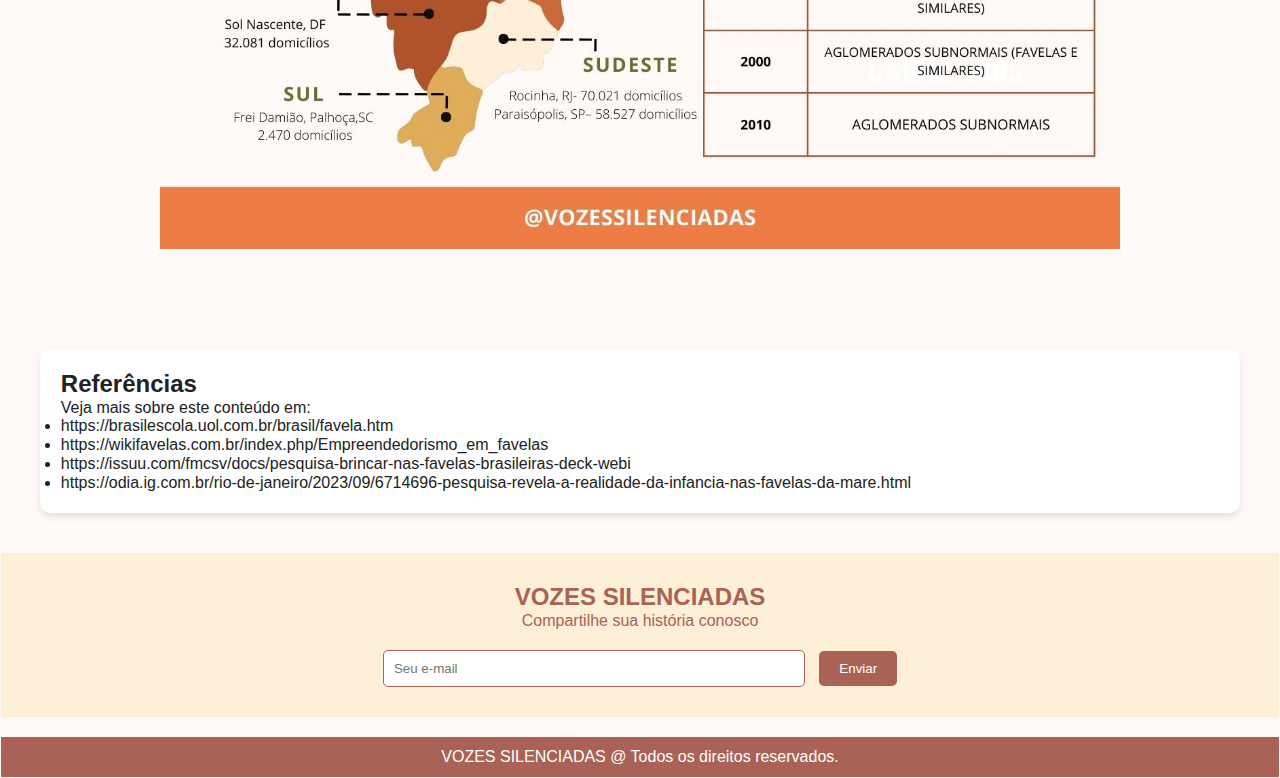
<file: infografico.html>
<!DOCTYPE html>
<html>
<head>
    <title>Favelização no Brasil</title>
    <meta charset="utf-8">
    <meta name="viewport" content="width=device-width, initial-scale=1, shrink-to-fit=no">
    <link href="https://fonts.googleapis.com/css?family=Nunito:400,400i,700" rel="stylesheet">
    <link rel="stylesheet" type="text/css" href="CSS/favela.css">
</head>

<body>
    <section class="superinfo-bg">
        <section class="superinfo">
            <p></p>
            <p></p>
        </section>
    </section>

    <header class="menu-bg">
        <section class="menu">
            <section class="menu-logo">
                <a href="#">VOZES SILENCIADAS</a>
            </section>
            <nav class="menu-nav a">
                <ul>
                    <li><a href="index.html">Favelização</a></li>
                    <li><a href="infancia.html">Infância</a></li>
                    <li><a href="cultura.html">Cultura</a></li>
                    <li><a href="emprendimento.html">Empreendimento</a></li>
                    <li><a href="sobre.html">Sobre nós</a></li>
                    <li><a href="infografico.html">Infográfico</a></li>

                </ul>
            </nav>
        </section>
    </header>
    
</body>



<h1 class="introducao">
    Infográfico<br>
</h1>




<section class="sobre" id="sobre">
    <section class="sobre-info">
        <h2>Dados do Infográfico</h2>
        <p>            
            O infográfico sobre as favelas brasileiras têm como principal intuito ilustrar, de forma clara e visual, as principais informações sobre essas comunidades. Baseado em pesquisas e dados coletados em fontes confiáveis, esses materiais promovem um entendimento mais aprofundado e contribuem para uma visão mais humanizada.
        </p>
    </section>
    </section>
   
</section>
<section class="introducao">
<img src="img/Geografia.jpg" alt="img 1">
</section>


<section class="origem" id="origem">
    <section class="origem-info">
        <h2>Referências</h2>
      <p>
        Veja mais sobre este conteúdo  em:</p>
        <p><li>https://brasilescola.uol.com.br/brasil/favela.htm</li> 
        <li>https://wikifavelas.com.br/index.php/Empreendedorismo_em_favelas</li> 
        <li>https://issuu.com/fmcsv/docs/pesquisa-brincar-nas-favelas-brasileiras-deck-webi </li>
        <li>https://odia.ig.com.br/rio-de-janeiro/2023/09/6714696-pesquisa-revela-a-realidade-da-infancia-nas-favelas-da-mare.html </li> </p>
    </section>
</section>

   <section class="newsletter">
    <section class="newsletter-info">
      <h2>VOZES SILENCIADAS</h2>
      <p>Compartilhe sua história conosco </p>
    </section>
    <form class="newsletter-form">
      <input type="text" placeholder="Seu e-mail">
      <button type="submit">Enviar</button>
    </form>
  </section>
</section>
  <footer class="footer">
    <p>VOZES SILENCIADAS @ Todos os direitos reservados.</p>
  </footer>
</body>
</html>
</file>
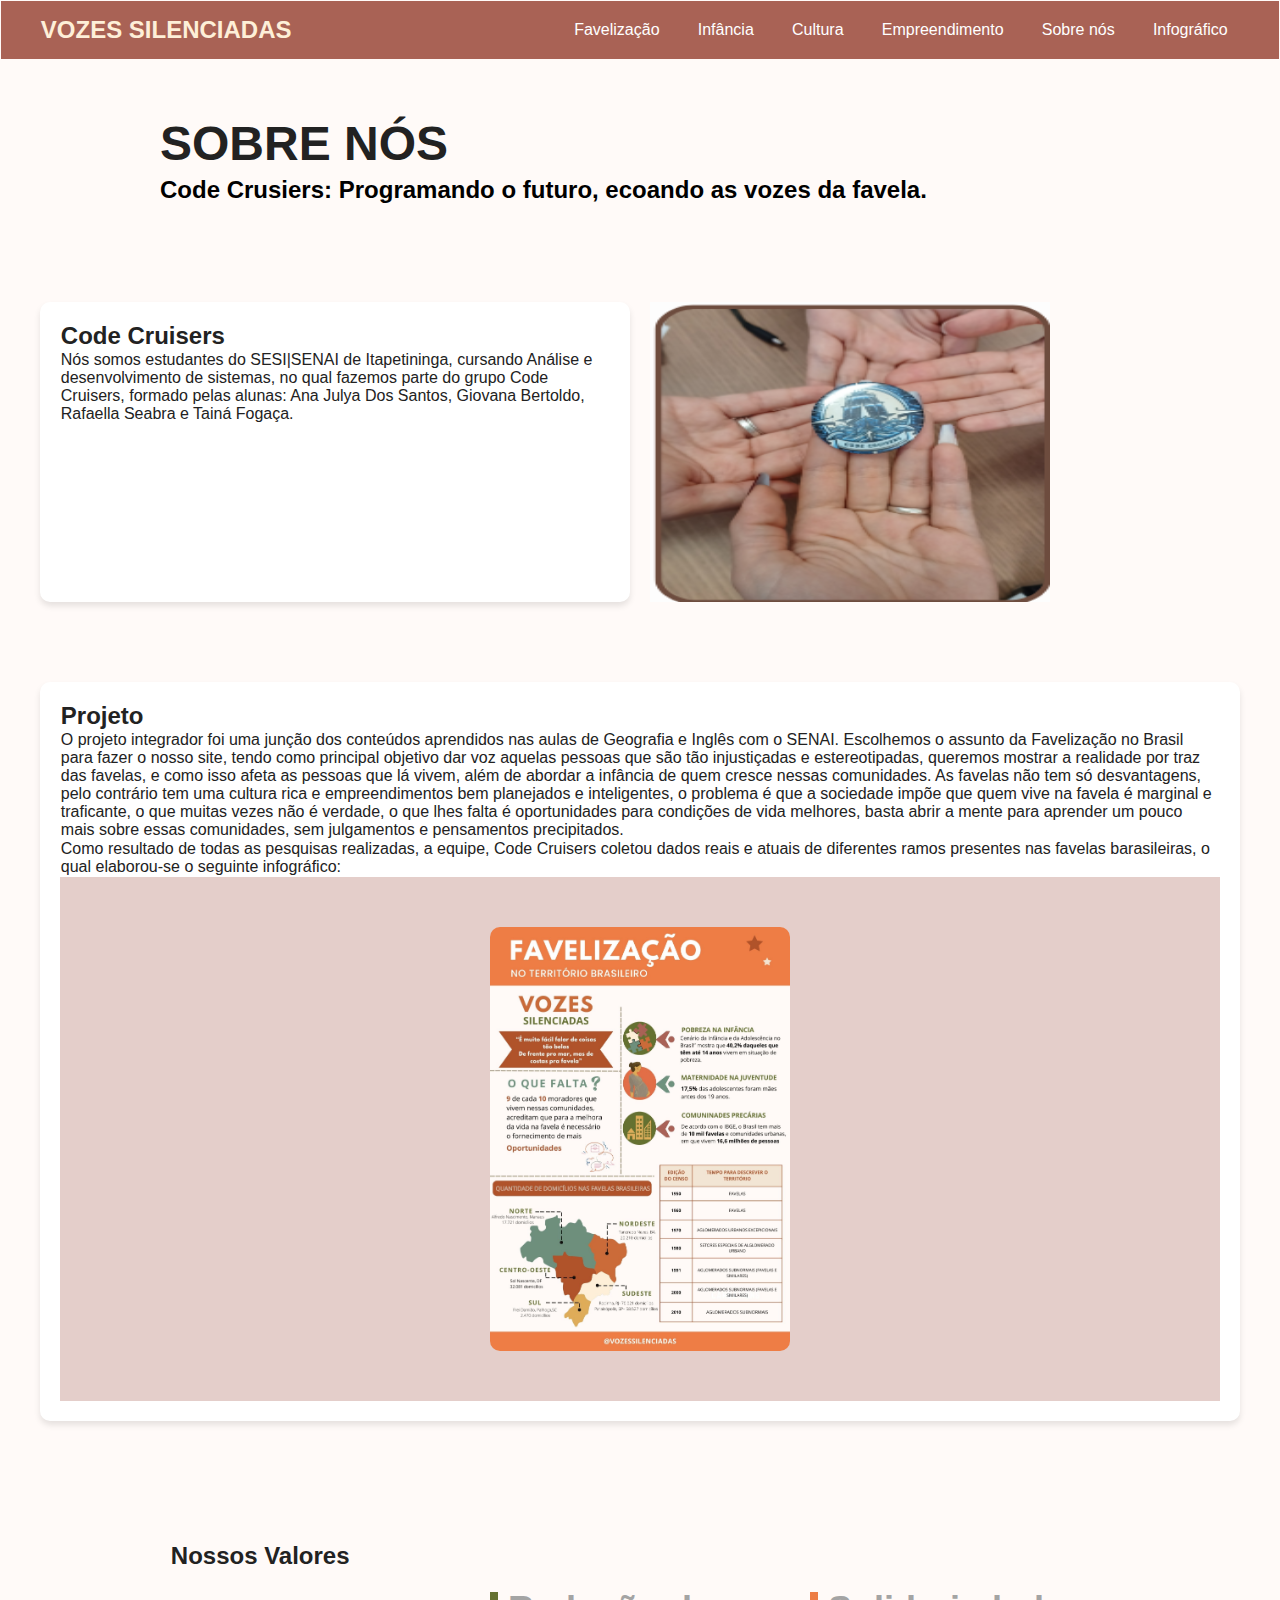
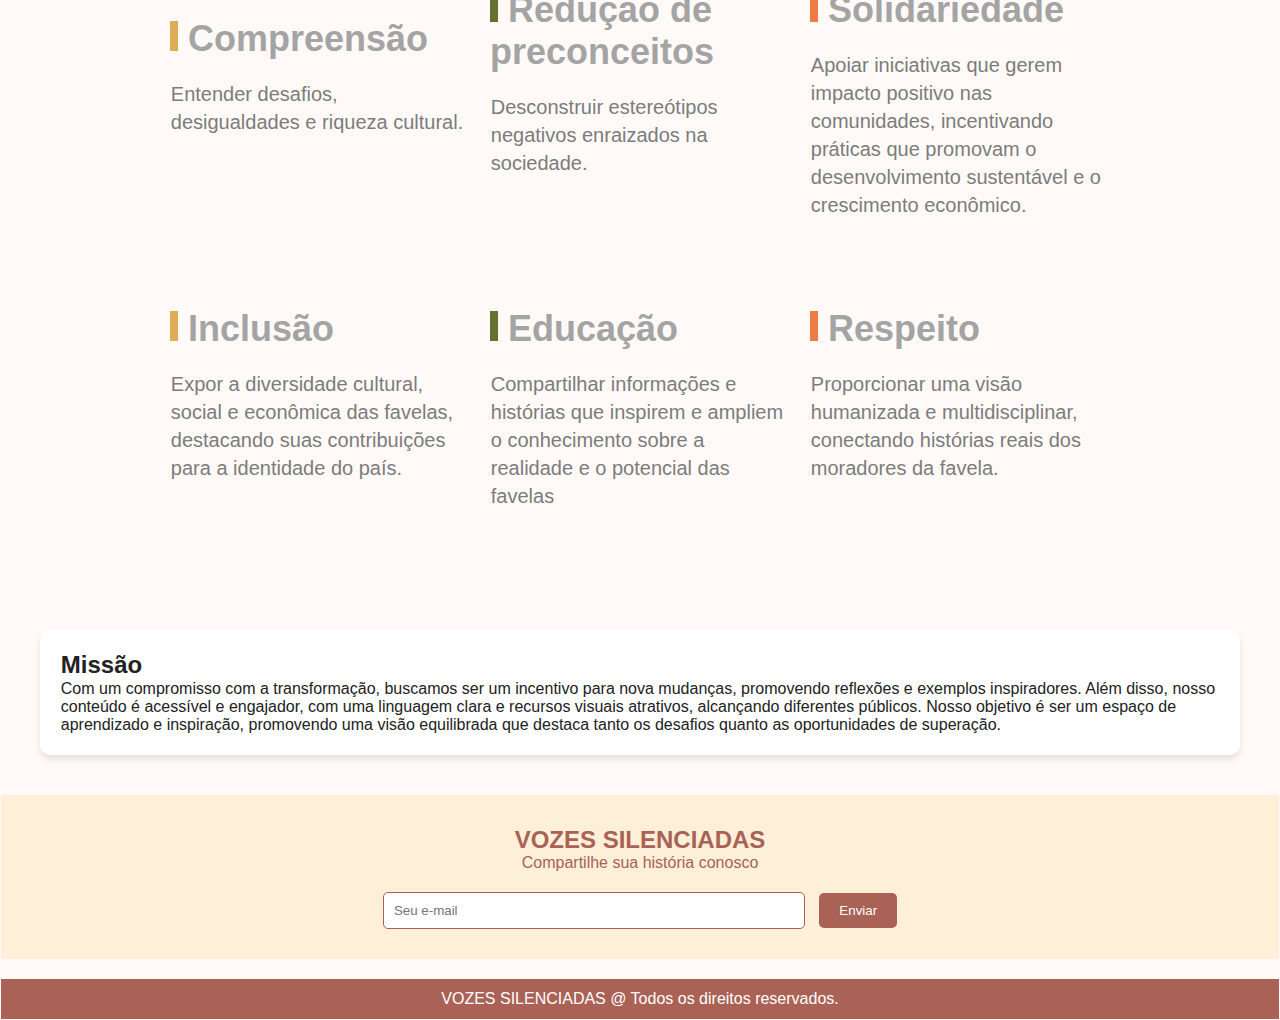
<file: sobre.html>
<!DOCTYPE html>
<html>
<head>
    <title>Favelização no Brasil</title>

    
    <meta charset="utf-8">
    <meta name="viewport" content="width=device-width, initial-scale=1, shrink-to-fit=no">
    <link href="https://fonts.googleapis.com/css?family=Nunito:400,400i,700" rel="stylesheet">
    <link rel="stylesheet" type="text/css" href="CSS/favela.css">
</head>

<body>
    <section class="superinfo-bg">
        <section class="superinfo">
            <p></p>
            <p></p>
        </section>
    </section>

    <header class="menu-bg">
        <section class="menu">
            <section class="menu-logo">
                <a href="#">VOZES SILENCIADAS</a>
            </section>
            <nav class="menu-nav a">
                <ul>
                    <li><a href="index.html">Favelização</a></li>
                    <li><a href="infancia.html">Infância</a></li>
                    <li><a href="cultura.html">Cultura</a></li>
                    <li><a href="emprendimento.html">Empreendimento</a></li>
                    <li><a href="sobre.html">Sobre nós</a></li>
                    <li><a href="infografico.html">Infográfico</a></li>
                </ul>
            </nav>
        </section>
    </header>
    <section class="superinfo-bg">
        <section class="superinfo">
            <p></p>
            <p></p>
        </section>
    </section>
</body>



<h1 class="introducao">
    SOBRE NÓS <br>
    <span class="subtitulo">Code Crusiers: Programando o futuro, ecoando as vozes da favela.</span>
</h1>




<section class="code" id="code">
    <section class="code-info">
        <h2>Code Cruisers</h2>
        <p>Nós somos estudantes do SESI|SENAI de Itapetininga, cursando Análise e desenvolvimento de sistemas, no qual fazemos parte do grupo Code Cruisers, formado pelas alunas: Ana Julya Dos Santos, Giovana Bertoldo, Rafaella Seabra e Tainá Fogaça.
        </p>
    </section>
    <section class="code-img">
        <img src="img/Captura de tela 2024-12-06 113708.png" alt="img 1"  height="300" width="400" >
    </section>
</section>




<section class="origem" id="origem">
    <section class="origem-info">
        <h2>Projeto</h2>
        <p>O projeto integrador foi uma junção dos conteúdos aprendidos nas aulas de Geografia e Inglês com o SENAI. Escolhemos o assunto da Favelização no Brasil para fazer o nosso site, tendo como principal objetivo dar voz aquelas pessoas que são tão injustiçadas e estereotipadas, queremos mostrar a realidade por traz das favelas, e como isso afeta as pessoas que lá vivem, além de abordar a infância de quem cresce nessas comunidades. As favelas não tem só desvantagens, pelo contrário tem uma cultura rica e empreendimentos bem planejados e inteligentes, o problema é que a sociedade impõe que quem vive na favela é marginal e traficante, o que muitas vezes não é verdade, o que lhes falta é oportunidades para condições de vida melhores, basta abrir a mente para aprender um pouco mais sobre essas comunidades, sem julgamentos e pensamentos precipitados.
        </p>
        <p> Como resultado de todas as pesquisas realizadas, a equipe, Code Cruisers coletou dados reais e atuais de diferentes ramos presentes nas favelas barasileiras, o qual elaborou-se o seguinte infográfico:

          <section class="geo" id="geo">
            
            <section class="geo-container">
                <picture class="geo-item img">
                    <img src="img/Geografia.jpg" alt="Produtos 1">
            </section>
        </section>
    </section>
 </section>



 <section class="qualidade" id="qualidade">
    <article class="qualidade-item">
        <h2>Nossos Valores</h2>
     

      <h4>Compreensão</h4>
      <p>Entender desafios, desigualdades e riqueza cultural.</p>
    </article>
    <article class="qualidade-item">
      <h4>Redução de preconceitos</h4>
      <p>Desconstruir estereótipos negativos enraizados na sociedade.</p>
    </article>
    <article class="qualidade-item">
      <h4>Solidariedade</h4>
      <p> Apoiar iniciativas que gerem impacto positivo nas comunidades, incentivando práticas que promovam o desenvolvimento sustentável e o crescimento econômico.</p>
    </article>
    <article class="qualidade-item">
      <h4>Inclusão</h4>
      <p> Expor a diversidade cultural, social e econômica das favelas, destacando suas contribuições para a identidade do país.</p>
    </article>
    <article class="qualidade-item">
      <h4>Educação</h2>
      <p>Compartilhar informações e histórias que inspirem e ampliem o conhecimento sobre a realidade e o potencial das favelas</4>
    </article>
    <article class="qualidade-item">
      <h4>Respeito</h4>
      <p> Proporcionar uma visão humanizada e multidisciplinar, conectando histórias reais dos moradores da favela.</p>
    </article>
  </section>       


  <section class="origem" id="origem">
    <section class="origem-info">
        <h2>Missão</h2>
<p>Com um compromisso com a transformação, buscamos ser um incentivo para nova mudanças, promovendo reflexões e exemplos inspiradores. Além disso, nosso conteúdo é acessível e engajador, com uma linguagem clara e recursos visuais atrativos, alcançando diferentes públicos.
    Nosso objetivo é ser um espaço de aprendizado e inspiração, promovendo uma visão equilibrada que destaca tanto os desafios quanto as oportunidades de superação. </p>
    </section>
 </section>


   <section class="newsletter">
    <section class="newsletter-info">
      <h2>VOZES SILENCIADAS</h2>
      <p>Compartilhe sua história conosco </p>
    </section>
    <form class="newsletter-form">
      <input type="text" placeholder="Seu e-mail">
      <button type="submit">Enviar</button>
    </form>
  </section>
</section>
  <footer class="footer">
    <p>VOZES SILENCIADAS @ Todos os direitos reservados.</p>
  </footer>
</body>
</html>
</file>
<file: CSS/favela.css>
body, h1, h2, p, ul, li, a {
    margin: 0.80px;
    padding: 0px;
  }
  
  body {
    font-family:'Lucida Sans', 'Lucida Sans Regular', 'Lucida Grande', 'Lucida Sans Unicode', Verdana, sans-serif;
    color: #222222;
    background-color: #fffaf8;
  }
  :root {
    --primary-color: #a96255;
    --secondary-color:#feefd8 ;
    --background-color:#ed7d45 ;
    --text-color: #333;
    --font-primary: 'Nunito', sans-serif;
    --font-size-base: 16px;

}
  
  ul {
    list-style: none;
  }
  
  a {
    text-decoration: none;
  }
  
  img {
    display: block;
    max-width: 100%;
    box-sizing: border-box;
  }
  /* Superinfo */
  
  .menu-bg {
    background-color: var(--primary-color);
    padding: 15px 0;
  }

  .menu {
    max-width: 1200px;
    margin: 0 auto;
    display: flex;
    justify-content: space-between;
    align-items: center;
    color: white;
  }
  
  .menu a {
    color: #657131;
  }
  
  .menu-nav a {
    color: #000000;
  }
  
  .menu-logo a {
    font-size: 1.5rem;
    font-weight: bold;
    text-transform: uppercase;
    color: #feefd8;
    text-decoration: none;
  }
  
  .menu-nav ul {
    display: flex;
    list-style: none;
    gap: 15px;
  }
  
  .menu-nav a {
    color: white;
    text-decoration: none;
  
    padding: 5px 10px;
    border-radius: 5px;
    transition: background-color 0.3s ease;
  }
  .menu-nav a:hover{
    color:#b0522a;
    background-color: var(--secondary-color);
    color: var(--primary-color);
}


 /*Introdução*/
 .introducao {
    font-size: 3em;
    line-height: 1;
    max-width: 960px;
    margin: 0 auto;
    padding: 60px 10px;
}


.introducao .subtitulo {
    font-size: 0.5em; /* Ajuste conforme necessário */
    display: block;
    margin-top: 10px; /* Para espaçamento opcional */
    color:rgb(0, 0, 0)
}

/*Sobre*/
/* Sobre Section */
.sobre, .origem, .brasil, .infancia, .edu, .trabalho, .grafico,.code, .mapa {
    display: grid;
    grid-template-columns: repeat(auto-fit, minmax(300px, 1fr));
    gap: 20px;
    max-width: 1200px;
    margin: 0 auto;
    padding: 40px 15px;
}

.sobre-info, .origem-info, .brasil-info, .infancia-info, .edu-info, .trabalho-info, .grafico-info,.code-info, .mapa-info{
    padding: 20px;
    background-color: white;
    border-radius: 10px;
    box-shadow: 0 4px 6px rgba(0, 0, 0, 0.1);
}

.sobre-img img, .origem-img img , .infancia-img img, .edu-img img, .trabalho-img img, .grafico-img img{
    width: 100%;
    border-radius: 10px;
    box-shadow: 0 4px 6px rgba(0, 0, 0, 0.1);
}

.grafico-img img:hover {
    transform: scale(1.05);
    transition: transform 0.3s ease;
}
/*Projetos*/
.produtos-item img {
    width: 100%;
    max-width: 300px;
    border-radius: 10px;
    transition: transform 0.3s ease;
}
.produtos-item img:hover {
    transform: scale(1.05);
}
.produtos {
    
    padding: 50px 15px;
    color: #000000;
    text-align: center;
}

.produtos-container {
    display: flex;
    justify-content: center;
    gap: 20px;
    flex-wrap: wrap;
}


/*ge*/
.geo {
    background-color: #a9625550;
    padding: 50px 15px;
    color: white;
    text-align: center;
}

.geo-container {
    display: flex;
    justify-content: center;
    gap: 20px;
    flex-wrap: wrap;
}

.geo-item img {
    width: 100%;
    max-width: 300px;
    border-radius: 10px;
    transition: transform 0.3s ease;
}

.geo-item img:hover {
    transform: scale(1.05);
}

/*mapa*/
.mapa {
    display: flex;
    float: right;

    gap: 20px;
  
    margin: 0 auto;
    padding: 40px 15px;
}

.mapa-info{
    
    margin: 0 auto;
    display: flex;
    float: right;
    padding: 10px;
    background-color: white;
    border-radius: 10px;
    box-shadow: 0 4px 6px rgba(0, 0, 0, 0.1);
}

/* Tornando o iframe responsivo */
.mapa-info iframe {
    width: 100%; /* Ajusta o iframe à largura do contêiner */
    max-width: 100%; /* Evita que ultrapasse os limites do contêiner */
    height: 400px; /* Altura padrão */
    border-radius: 8px; /* Adiciona um leve arredondamento (opcional) */
}



.grafico-img img:hover {
    transform: scale(1.05);
    transition: transform 0.3s ease;
}

.newsletter {
    background-color: var(--secondary-color);
    padding: 30px 15px;
    text-align: center;
    color: var(--primary-color);
}

.newsletter-info {
    margin-bottom: 20px;
}

.newsletter-form input {
    padding: 10px;
    border: 1px solid var(--primary-color);
    border-radius: 5px;
    margin-right: 10px;
    width: calc(100% - 130px);
    max-width: 400px;
}

.newsletter-form button {
    padding: 10px 20px;
    background-color: var(--primary-color);
    color: white;
    border: none;
    border-radius: 5px;
    cursor: pointer;
    transition: background-color 0.3s ease;
}

.newsletter-form button:hover {
    background-color: var(--text-color);
}
 

/*video*/
.video {
    width: 100%; /* Garante que a imagem se ajuste ao contêiner */
    display: flex;
    justify-content: center; /* Centraliza a imagem */
    margin-top: 20px; /* Espaço entre o texto e a imagem */
}

.video{
    max-width: 100%; /* Redimensiona a imagem para caber no contêiner */
    height: auto; /* Mantém a proporção da imagem */
    border-radius: 5px; /* Bordas arredondadas para a imagem */
    
}


/* Valores do site*/


.qualidade {
    max-width: 960px;
    margin: 60px auto;
    display: flex;
    flex-wrap: wrap;
}

.qualidade-item {
    flex: 1 1 300px;
    margin: 20px 10px;
}

.qualidade-item h4 {
    font-size: 2.25em;
    color: #a4a4a4;
    margin-bottom: 20px;
}

.qualidade-item h4::before {
    content: '';
    display: inline-block;
    width: 8px;
    height: 30px;
    margin-right: 10px;
}

.qualidade-item:nth-of-type(3n+1) h4::before {
    background: #dfad59;
}

.qualidade-item:nth-of-type(3n+2) h4::before {
    background:#657131;
}

.qualidade-item:nth-of-type(3n+3) h4::before {
    background: #ed7d45;
}

.qualidade-item p {
    font-size: 1.25em;
    line-height: 1.4;
    color: #7c7c7c;
}



/*Produtos*/
.produtos {
    max-width: 960px;
    margin: 60px auto;
}

.produtos h1 {
    font-size: 3em;
    margin: 0 10px 60px 10px;
}

.produtos-container {
    display: flex;
    flex-wrap: wrap;
    align-items: flex-end;
}

.produtos-item {
    flex: 1 1 175px;
    margin: 10px;
}

.produtos-item h2 {
    font-size: 3em;
    color: #a4a4a4;
    background: #f7f7f7;
    padding: 60px 20px;
}



/*Projetos*/
.produtos {
    max-width: 960px;
    margin: 60px auto;
    background:#f7f7f7;
}

.produtos h1 {
    font-size: 3em;
    margin: 0 10px 60px 10px;
}

.produtos-container {
    display: flex;
    flex-wrap: wrap;
    align-items: flex-end;
      margin: 0 10px 60px 10px;
}

.produtos-item {
    flex: 1 1 175px;
    margin: 10px;
}

.produtos-item h2 {
    font-size: 3em;
    color: #657131cd;
    background: #f7f7f7;
    padding: 60px 20px;
}
/*persona*/
.personalidades{
    background-color: var(--primary-color);
    padding: 50px 15px;
    color: white;
    text-align: center;
}

.personalidades-container {
    display: flex;
    justify-content: center;
    gap: 20px;
    flex-wrap: wrap;
}

.personalidades-item img {
    width: 100%;
    max-width: 300px;
    border-radius: 10px;
    transition: transform 0.3s ease;
}

.personalidades-item img:hover {
    transform: scale(1.05);
}
/*//////////////////////////////*/
.personalidades {
    font-family: Arial, sans-serif;
    margin: 20px;
}

.personalidades-info {
    margin-bottom: 20px;
}

.personalidades-container {
    display: flex;
    align-items: center;
    gap: 20px; /* Espaçamento entre imagem e texto */
    flex-wrap: wrap; /* Para ajustar em telas menores */
}

.personalidades-item img {
    max-width: 200px; /* Limita a largura da imagem */
    height: auto; /* Mantém a proporção da imagem */
    border-radius: 8px; /* Bordas arredondadas */
    box-shadow: 0px 4px 6px rgba(0, 0, 0, 0.1); /* Sombra suave */
}

.personalidades-container p {
    flex:55; /* Faz o texto ocupar o restante do espaço */
    margin: 0;
    text-align:justify;
    line-height: 1.6; /* Melhora a legibilidade do texto */
    color: white; /* Cor do texto */
}



/* Newsletter */
.newsletter {
    background-color: var(--secondary-color);
    padding: 30px 15px;
    text-align: center;
    color: var(--primary-color);
}

.newsletter-info {
    margin-bottom: 20px;
}

.newsletter-form input {
    padding: 10px;
    border: 1px solid var(--primary-color);
    border-radius: 5px;
    margin-right: 10px;
    width: calc(100% - 130px);
    max-width: 400px;
}

.newsletter-form button {
    padding: 10px 20px;
    background-color: var(--primary-color);
    color: white;
    border: none;
    border-radius: 5px;
    cursor: pointer;
    transition: background-color 0.3s ease;
}

.newsletter-form button:hover {
    background-color: var(--text-color);
}


/*/////*/
/* Reset básico */


/* Menu responsivo para telas menores */
@media (max-width: 768px) {
    .menu {
        flex-direction: column;
        align-items: flex-start;
        font-size:20px;
    }

    .menu-logo {
        margin-bottom: 10px;
    }

    .menu-nav ul {
        flex-direction:initial;
        gap: 10px;
    }

    .menu-nav a {
        font-size: 5px;
    }
}

/* Responsividade para telas menores */
@media (max-width: 768px) {
    .mapa-info iframe {
        height: 300px; /* Reduz a altura para tablets */
    }
}

@media (max-width: 480px) {
    .mapa-info iframe {
        height: 250px; /* Reduz a altura para celulares */
    }
}





/* Responsividade para seções */
@media (max-width: 768px) {
    .sobre, .origem {
        flex-direction: column;
        align-items: center;
    }

    .sobre-info, .origem-info, .brasil, .brasil-info, .code, .code-info, .edu, .edu-img, .edu-info, .footer, .geo, .geo-container, .geo-item, .grafico, .grafico-img, .grafico-info
    .infancia, .infancia-img, .infancia-info, .introducao, .mapa, .mapa-info, .menu-bg, .menu-logo, .menu-nav, .newsletter, .newsletter-form, .newsletter-info, .origem, .menu, .origem-img,
    .origem-info, .personalidades, .personalidades-container, .personalidades-info, .personalidades-item, .produtos, .produtos-container, .produtos-item, .qualidade,.qualidade-item,
    .qualidade-item, .qualidade-item:nth-of-type(3n+1), .qualidade-item:nth-of-type(3n+2), .qualidade-item:nth-of-type(3n+3), .sobre,.sobre-img, .sobre-info, .subtitulo, .trabalho, .trabalho-img, .trabalho-info, .video {
        flex: none;
        width: 100%;
        padding: 0; 
    }

    @media(max-width: 600px){
      
        .sobre-info, .origem-info, .brasil, .brasil-info, .code, .code-info, .edu, .edu-img, .edu-info, .footer, .geo, .geo-container, .geo-item, .grafico, .grafico-img, .grafico-info
        .infancia, .infancia-img, .infancia-info, .introducao, .mapa, .mapa-info, .menu-bg, .menu-logo, .menu-nav, .newsletter, .newsletter-form, .newsletter-info, .origem, .menu, .origem-img,
        .origem-info, .personalidades, .personalidades-container, .personalidades-info, .personalidades-item, .produtos, .produtos-container, .produtos-item, .qualidade,.qualidade-item,
        .qualidade-item, .qualidade-item:nth-of-type(3n+1), .qualidade-item:nth-of-type(3n+2), .qualidade-item:nth-of-type(3n+3), .sobre,.sobre-img, .sobre-info, .subtitulo, .trabalho, .trabalho-img, .trabalho-info, .video {
                font-size:12px;
            }
            .sobre-info, .origem-info, .brasil, .brasil-info, .code, .code-info, .edu, .edu-img, .edu-info, .footer, .geo, .geo-container, .geo-item, .grafico, .grafico-img, .grafico-info
    .infancia, .infancia-img, .infancia-info, .introducao, .mapa, .mapa-info, .menu-bg, .menu-logo, .menu-nav, .newsletter, .newsletter-form, .newsletter-info, .origem, .menu, .origem-img,
    .origem-info, .personalidades, .personalidades-container, .personalidades-info, .personalidades-item, .produtos, .produtos-container, .produtos-item, .qualidade,.qualidade-item,
    .qualidade-item, .qualidade-item:nth-of-type(3n+1), .qualidade-item:nth-of-type(3n+2), .qualidade-item:nth-of-type(3n+3), .sobre,.sobre-img, .sobre-info, .subtitulo, .trabalho, .trabalho-img, .trabalho-info, .video  {
                width:100% ;
            }
        }
        @media(min-width: 601px) and (max-width: 900px){
            
            .sobre-info, .origem-info, .brasil, .brasil-info, .code, .code-info, .edu, .edu-img, .edu-info, .footer, .geo, .geo-container, .geo-item, .grafico, .grafico-img, .grafico-info
    .infancia, .infancia-img, .infancia-info, .introducao, .mapa, .mapa-info, .menu-bg, .menu-logo, .menu-nav, .newsletter, .newsletter-form, .newsletter-info, .origem, .menu, .origem-img,
    .origem-info, .personalidades, .personalidades-container, .personalidades-info, .personalidades-item, .produtos, .produtos-container, .produtos-item, .qualidade,.qualidade-item,
    .qualidade-item, .qualidade-item:nth-of-type(3n+1), .qualidade-item:nth-of-type(3n+2), .qualidade-item:nth-of-type(3n+3), .sobre,.sobre-img, .sobre-info, .subtitulo, .trabalho, .trabalho-img, .trabalho-info, .video  {
                width:50%;
            }
        }
        @media(min-width: 901px){
           
            .sobre-info, .origem-info, .brasil, .brasil-info, .code, .code-info, .edu, .edu-img, .edu-info, .footer, .geo, .geo-container, .geo-item, .grafico, .grafico-img, .grafico-info
    .infancia, .infancia-img, .infancia-info, .introducao, .mapa, .mapa-info, .menu-bg, .menu-logo, .menu-nav, .newsletter, .newsletter-form, .newsletter-info, .origem, .menu, .origem-img,
    .origem-info, .personalidades, .personalidades-container, .personalidades-info, .personalidades-item, .produtos, .produtos-container, .produtos-item, .qualidade,.qualidade-item,
    .qualidade-item, .qualidade-item:nth-of-type(3n+1), .qualidade-item:nth-of-type(3n+2), .qualidade-item:nth-of-type(3n+3), .sobre,.sobre-img, .sobre-info, .subtitulo, .trabalho, .trabalho-img, .trabalho-info, .video  {
                width:30%;
            }
        }
   
  

}
/* Responsividade para o formulário */
@media (max-width: 600px) {
    .newsletter-form input, .newsletter-form button {
        width: 100%;
    }
}



/* Footer */
.footer {
    background-color: var(--primary-color);
    color: white;
    text-align: center;
    padding: 10px 0;
    margin-top: 20px;
}
</file>
